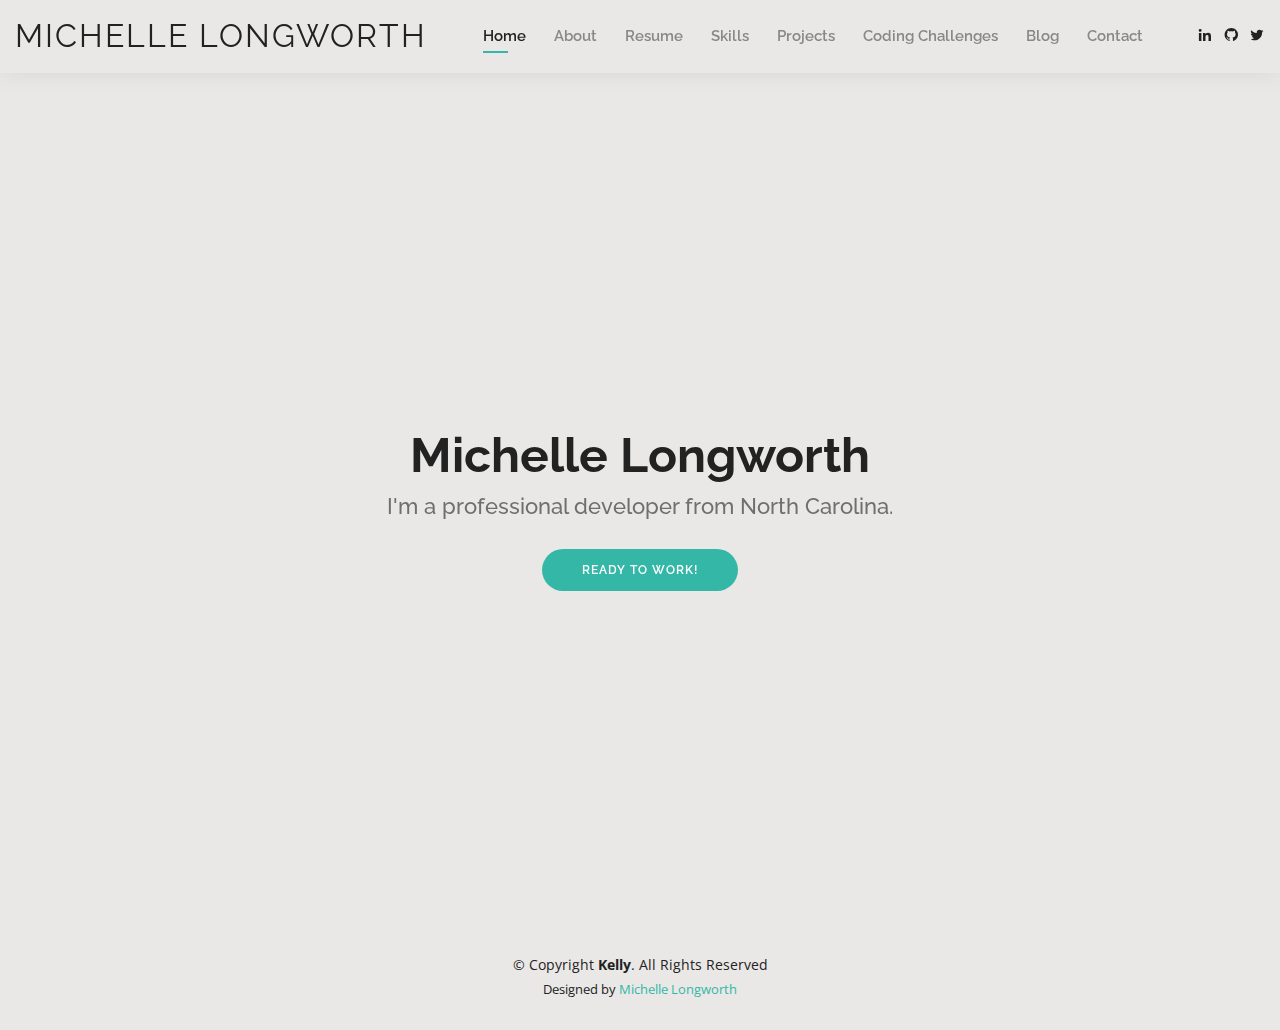
<file: index.html>
<!DOCTYPE html>
<html lang="en">

<head>
  <meta charset="utf-8">
  <meta content="width=device-width, initial-scale=1.0" name="viewport">

  <title>Michelle Longworth Portfolio</title>
  <meta content="" name="description">
  <meta content="" name="keywords">

  <!-- Favicons --> -->
  <link href="img/M6.jpg" img class="rounded-circle mx-auto" rel="icon">
  <link href="img/M6.jpg" rel="apple-touch-icon">

  <!-- Google Fonts -->
  <link href="https://fonts.googleapis.com/css?family=Open+Sans:300,300i,400,400i,600,600i,700,700i|Raleway:300,300i,400,400i,500,500i,600,600i,700,700i|Poppins:300,300i,400,400i,500,500i,600,600i,700,700i" rel="stylesheet">

  <!-- Vendor CSS Files -->
  <link href="css/bootstrap.min.css" rel="stylesheet">
    <!-- <link href="css/icofont.min.css" rel="stylesheet"> -->
  <link href="css/owl.carousel.min.css" rel="stylesheet">
  <link href="css/boxicons.min.css" rel="stylesheet">
  <link href="css/venobox.css" rel="stylesheet">
  <link href="css/aos.css" rel="stylesheet">


  <!-- Template Main CSS File -->
  <link href="css/style.css" rel="stylesheet">
  <link href="css/custom.css" rel="stylesheet">

  <!-- =======================================================
  * Template Name: Kelly - v2.1.0
  * Template URL: https://bootstrapmade.com/kelly-free-bootstrap-cv-resume-html-template/
  * Author: BootstrapMade.com
  * License: https://bootstrapmade.com/license/
  ======================================================== -->
</head>

<body>

  <!-- ======= Header ======= -->
  <header id="header" class="fixed-top">
    <div class="container-fluid d-flex justify-content-between align-items-center">

      <h1 class="logo"><a href="index.html">Michelle Longworth</a></h1>
      <!-- Uncomment below if you prefer to use an image logo -->
      <!-- <a href="index.html" class="logo"><img src="img/logo.png" alt="" class="img-fluid"></a>-->

      <nav class="nav-menu d-none d-lg-block">
        <ul>
          <li class="active"><a href="index.html">Home</a></li>
          <li><a href="about.html">About</a></li>
          <li><a href="resume.html">Resume</a></li>
          <li><a href="skills.html">Skills</a></li>
          <!-- <li><a href="services.html">Services</a></li> -->
          <li><a href="portfolio.html">Projects</a></li>
          <li><a href="challenges.html">Coding Challenges</a></li>
          <li><a href="blog.html">Blog</a></li>
          <li><a href="contact.html">Contact</a></li>
        </ul>
      </nav><!-- .nav-menu -->

      <div class="header-social-links">
        <a href="https://www.linkedin.com/in/michelle-longworth-16847b203" target="_blank" class="linkedin"><i id="linkd" class="bx bxl-linkedin"></i></a>
        <a href="https://github.com/michelle6818" target="_blank" class="github"><i id="git" class="bx bxl-github"></i></a>
        <a href="https://twitter.com/MALongworth1" target="_blank" class="twitter"><i id="twit" class="bx bxl-twitter"></i></a>
      </div>
    </div>     

  </header><!-- End Header -->

  <!-- ======= Hero Section ======= -->
  <section id="hero" class="d-flex align-items-center">
    <div class="container d-flex flex-column align-items-center" data-aos="zoom-in" data-aos-delay="100">
      <h1>Michelle Longworth</h1>
      <h2>I'm a professional developer from North Carolina.</h2>
      <a href="contact.html" class="btn-about">Ready to Work!</a>
    </div>
  </section><!-- End Hero -->

  <!-- ======= Footer ======= -->
  <footer id="footer">
    <div class="container">
      <div class="copyright">
        &copy; Copyright <strong><span>Kelly</span></strong>. All Rights Reserved
      </div>
      <div class="credits">
        <!-- All the links in the footer should remain intact. -->
        <!-- You can delete the links only if you purchased the pro version. -->
        <!-- Licensing information: https://bootstrapmade.com/license/ -->
        <!-- Purchase the pro version with working PHP/AJAX contact form: https://bootstrapmade.com/kelly-free-bootstrap-cv-resume-html-template/ -->
        Designed by <a href="https://bootstrapmade.com/">Michelle Longworth</a>
      </div>
    </div>
  </footer><!-- End  Footer -->

  <div id="preloader"></div>
  <a href="#" class="back-to-top"><i class="bx bx-up-arrow-alt"></i></a>

  <!-- Vendor JS Files -->
  <script src="js/jquery.min.js"></script>
  <script src="js/bootstrap.bundle.min.js"></script>
  <script src="js/jquery.easing.min.js"></script>
  <script src="js/validate.js"></script>
  <script src="js/jquery.waypoints.min.js"></script>
  <script src="js/counterup.min.js"></script>
  <script src="js/owl.carousel.min.js"></script>
  <script src="js/isotope.pkgd.min.js"></script>
  <script src="js/venobox.min.js"></script>
  <script src="js/aos.js"></script>

  <!-- Template Main JS File -->
  <script src="js/main.js"></script>

</body>

</html>
</file>
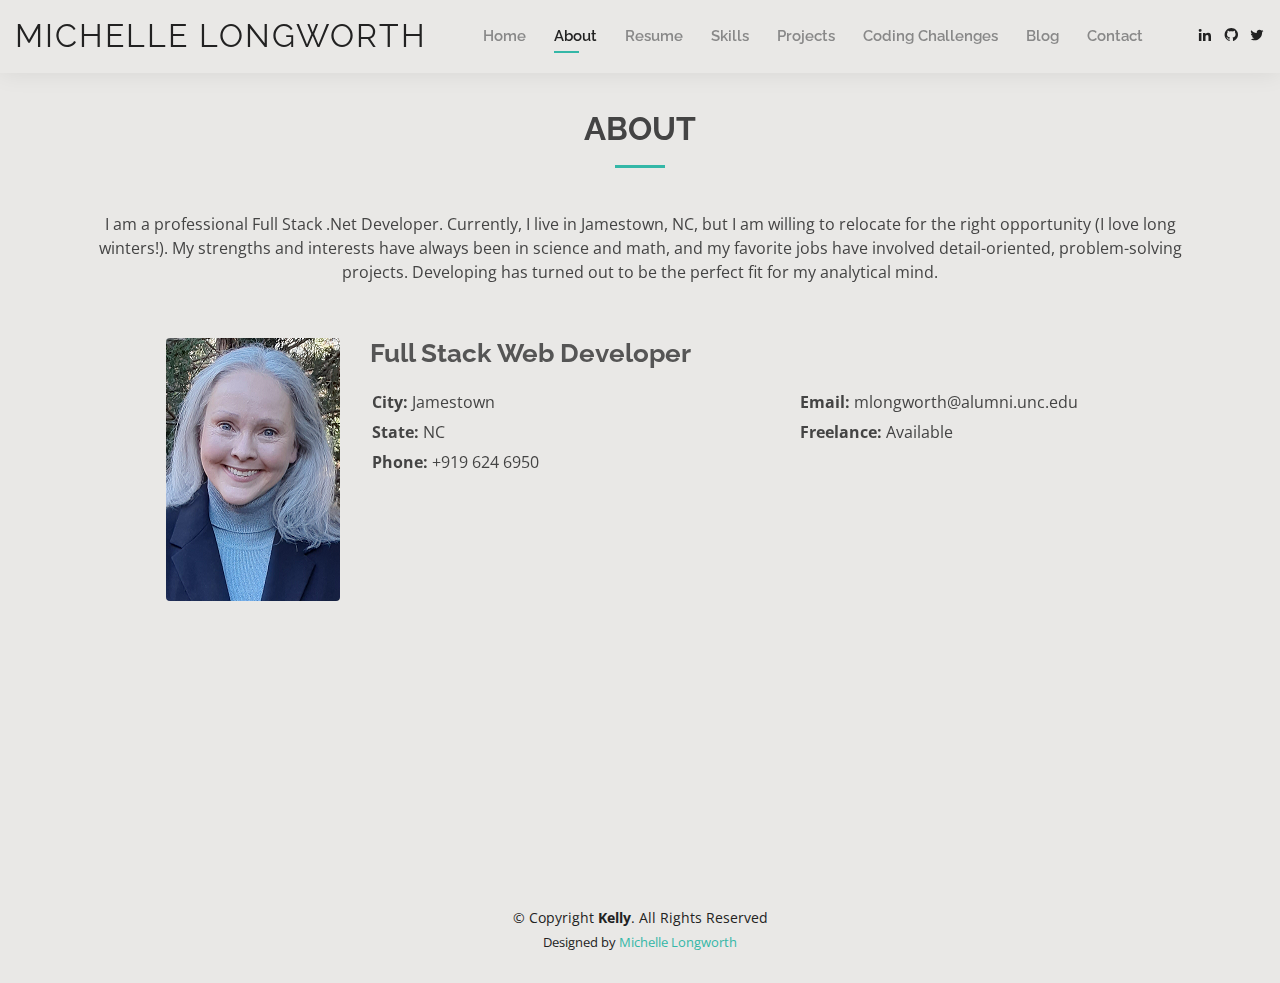
<file: about.html>
<!DOCTYPE html>
<html lang="en">

<head>
  <meta charset="utf-8">
  <meta content="width=device-width, initial-scale=1.0" name="viewport">

  <title>About - Michelle Longworth</title>
  <meta content="" name="description">
  <meta content="" name="keywords">

  <!-- Favicons -->
  <link href="img/M6.jpg" class="rounded-circle mx-auto" rel="icon">
  <link href="img/M6.jpg" rel="apple-touch-icon">

  <!-- Google Fonts -->
  <link href="https://fonts.googleapis.com/css?family=Open+Sans:300,300i,400,400i,600,600i,700,700i|Raleway:300,300i,400,400i,500,500i,600,600i,700,700i|Poppins:300,300i,400,400i,500,500i,600,600i,700,700i" rel="stylesheet">

  <!-- Vendor CSS Files -->
  <link href="css/bootstrap.min.css" rel="stylesheet">
    <!-- <link href="css/icofont.min.css" rel="stylesheet"> -->
  <link href="css/owl.carousel.min.css" rel="stylesheet">
  <link href="css/boxicons.min.css" rel="stylesheet">
  <link href="css/venobox.css" rel="stylesheet">
  <link href="css/aos.css" rel="stylesheet">

  <!-- Template Main CSS File -->
  <link href="css/style.css" rel="stylesheet">

  <!-- =======================================================
  * Template Name: Kelly - v2.1.0
  * Template URL: https://bootstrapmade.com/kelly-free-bootstrap-cv-resume-html-template/
  * Author: BootstrapMade.com
  * License: https://bootstrapmade.com/license/
  ======================================================== -->
</head>

<body>

  <!-- ======= Header ======= -->
  <header id="header" class="fixed-top">
    <div class="container-fluid d-flex justify-content-between align-items-center">

      <h1 class="logo"><a href="index.html">Michelle Longworth</a></h1>
      <!-- Uncomment below if you prefer to use an image logo -->
      <!-- <a href="index.html" class="logo"><img src="assets/img/logo.png" alt="" class="img-fluid"></a>-->

      <nav class="nav-menu d-none d-lg-block">
        <ul>
          <li><a href="index.html">Home</a></li>
          <li class="active"><a href="about.html">About</a></li>
          <li><a href="resume.html">Resume</a></li>
          <li><a href="skills.html">Skills</a></li>
          <!--<li><a href="services.html">Services</a></li>-->
          <li><a href="portfolio.html">Projects</a></li>
          <li><a href="challenges.html">Coding Challenges</a></li>
          <li><a href="blog.html">Blog</a></li>
          <li><a href="contact.html">Contact</a></li>
        </ul>
      </nav><!-- .nav-menu -->

      <div class="header-social-links">
        <a href="https://www.linkedin.com/in/michelle-longworth-16847b203" target="_blank" class="linkedin"><i id="linkd" class="bx bxl-linkedin"></i></a>
        <a href="https://github.com/michelle6818" target="_blank" class="github"><i id="git" class="bx bxl-github"></i></a>
        <a href="https://twitter.com/MALongworth1" target="_blank" class="twitter"><i id="twit" class="bx bxl-twitter"></i></a>
      </div>

    </div>

  </header><!-- End Header -->

  <main id="main">

    <!-- ======= About Section ======= -->
    <section id="about" class="about" style="background-color: #e9e8e6;">
      <div class="container" style="height:max-content" data-aos="fade-up">

        <div class="section-title">
          <h2>About</h2>
          <br>
          <p>I am a professional Full Stack .Net Developer.  Currently, I live in Jamestown, NC, but I am willing to relocate for the right opportunity (I love long winters!).
            My strengths and interests have always been in science and math, and my favorite jobs have involved detail-oriented, problem-solving projects.
            Developing has turned out to be the perfect fit for my analytical mind.
          </p>
        </div>
        <br>
        <div class="row">
          <div class="col-lg-3">
            <img src="img/PortPic1.png" class="rounded float-right" alt="">

          </div>
          <div class="col-lg-9 pt-4 pt-lg-0 content">
            <h3>Full Stack Web Developer</h3>
            <p class="font-italic">
            
            </p>
            <div class="row">
              <div class="col-lg-6">
                <ul>
                  <li><i class="icofont-rounded-right"></i> <strong>City:</strong>  Jamestown</li>
                  <li><i class="icofont-rounded-right"></i> <strong>State:</strong> NC</li>
                  <li><i class="icofont-rounded-right"></i> <strong>Phone:</strong> +919 624 6950</li>
                </ul>
              </div>
              <div class="col-lg-6">
                <ul>
                  <li><i class="icofont-rounded-right"></i> <strong>Email:</strong> mlongworth@alumni.unc.edu</li>
                  <li><i class="icofont-rounded-right"></i> <strong>Freelance:</strong> Available</li>
                </ul>
              </div>
            </div>
            <p>
            </p>
          </div>
        </div>
<br><br><br><br><br><br><br><br><br>
      </div>
    </section><!-- End About Section -->    
  </main><!-- End #main -->

  <!-- ======= Footer ======= -->
  <footer id="footer">
    <div class="container">
      <div class="copyright">
        &copy; Copyright <strong><span>Kelly</span></strong>. All Rights Reserved
      </div>
      <div class="credits">
        <!-- All the links in the footer should remain intact. -->
        <!-- You can delete the links only if you purchased the pro version. -->
        <!-- Licensing information: https://bootstrapmade.com/license/ -->
        <!-- Purchase the pro version with working PHP/AJAX contact form: https://bootstrapmade.com/kelly-free-bootstrap-cv-resume-html-template/ -->
        Designed by <a href="https://bootstrapmade.com/">Michelle Longworth</a>
      </div>
    </div>
  </footer><!-- End  Footer -->

  <div id="preloader"></div>
  <a href="#" class="back-to-top"><i class="bx bx-up-arrow-alt"></i></a>

  <!-- Vendor JS Files -->
  <script src="js/jquery.min.js"></script>
  <script src="js/bootstrap.bundle.min.js"></script>
  <script src="js/jquery.easing.min.js"></script>
  <script src="js/validate.js"></script>
  <script src="js/jquery.waypoints.min.js"></script>
  <script src="js/counterup.min.js"></script>
  <script src="js/owl.carousel.min.js"></script>
  <script src="js/isotope.pkgd.min.js"></script>
  <script src="js/venobox.min.js"></script>
  <script src="js/aos.js"></script>

  <!-- Template Main JS File -->
  <script src="js/main.js"></script>

</body>

</html>
</file>
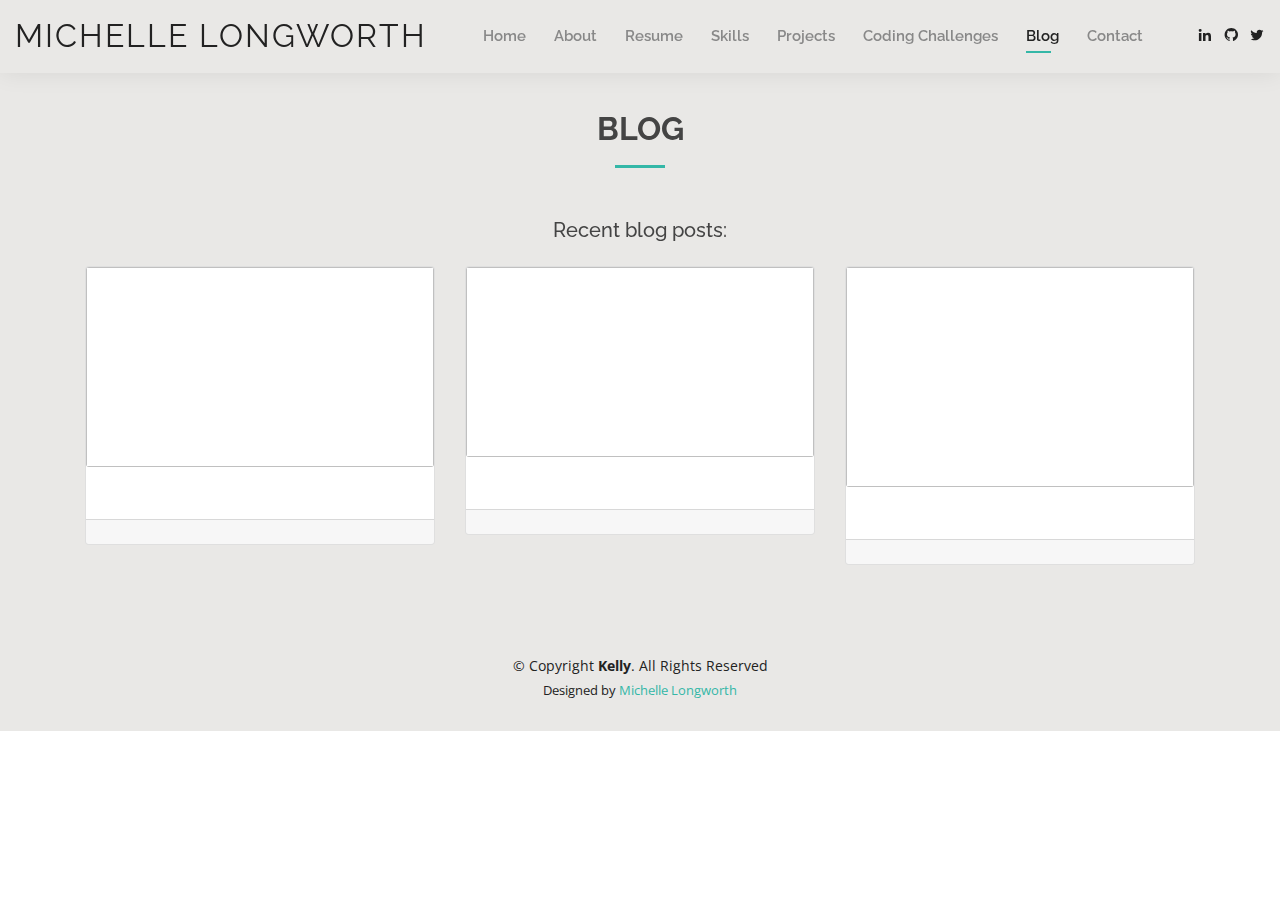
<file: blog.html>
<!DOCTYPE html>
<html lang="en">

<head>
  <meta charset="utf-8">
  <meta content="width=device-width, initial-scale=1.0" name="viewport">

  <title>Blog - Michelle Longworth</title>
  <meta content="" name="description">
  <meta content="" name="keywords">

  <!-- Favicons -->
  <link href="img/M6.jpg" rel="icon">
  <link href="img/M6.jpg" rel="apple-touch-icon">

  <!-- Google Fonts -->
  <link href="https://fonts.googleapis.com/css?family=Open+Sans:300,300i,400,400i,600,600i,700,700i|Raleway:300,300i,400,400i,500,500i,600,600i,700,700i|Poppins:300,300i,400,400i,500,500i,600,600i,700,700i" rel="stylesheet">

  <!-- Vendor CSS Files -->
  <link href="css/bootstrap.min.css" rel="stylesheet">
    <!-- <link href="css/icofont.min.css" rel="stylesheet"> -->
  <link href="css/owl.carousel.min.css" rel="stylesheet">
  <link href="css/boxicons.min.css" rel="stylesheet">
  <link href="css/venobox.css" rel="stylesheet">
  <link href="css/aos.css" rel="stylesheet">

  <!-- Template Main CSS File -->
  <link href="css/style.css" rel="stylesheet">

  <!-- =======================================================
  * Template Name: Kelly - v2.1.0
  * Template URL: https://bootstrapmade.com/kelly-free-bootstrap-cv-resume-html-template/
  * Author: BootstrapMade.com
  * License: https://bootstrapmade.com/license/
  ======================================================== -->
</head>

<body>

  <!-- ======= Header ======= -->
  <header id="header" class="fixed-top">
    <div class="container-fluid d-flex justify-content-between align-items-center">

      <h1 class="logo"><a href="index.html">Michelle Longworth</a></h1>

      <nav class="nav-menu d-none d-lg-block">
        <ul>
          <li><a href="index.html">Home</a></li>
          <li><a href="about.html">About</a></li>
          <li><a href="resume.html">Resume</a></li>
          <li><a href="skills.html">Skills</a></li>
          <!--<li><a href="services.html">Services</a></li>-->
          <li><a href="portfolio.html">Projects</a></li>
          <li><a href="challenges.html">Coding Challenges</a></li>
          <li class="active"><a href="blog.html">Blog</a></li>
          <li><a href="contact.html">Contact</a></li>
        </ul>
      </nav><!-- .nav-menu -->

      <div class="header-social-links">
        <a href="https://www.linkedin.com/in/michelle-longworth-16847b203" target="_blank" class="linkedin"><i id="linkd" class="bx bxl-linkedin"></i></a>
        <a href="https://github.com/michelle6818" target="_blank" class="github"><i id="git" class="bx bxl-github"></i></a>
        <a href="https://twitter.com/MALongworth1" target="_blank" class="twitter"><i id="twit" class="bx bxl-twitter"></i></a>
      </div>

    </div>

  </header><!-- End Header -->

  <main id="main">

    <!-- ======= Projects Section ======= -->
    <section id="resume" class="resume" style="background-color: #e9e8e6;height: 100%;">
      <div class="container" data-aos="fade-up">

        <div class="section-title">
          <h2>Blog</h2>
        </div> 
          <h5 class="text-center">Recent blog posts:</h5>     
        <div class="row justify-content-center" data-aos="fade-up" data-aos-delay="100">
          <div class="col"></div>
          <div class="col justify-content-center">
            <ul id="portfolio-flters">             
            </ul>
          </div>
        </div>
<div class="row portfolio-container" data-aos="fade-up" data-aos-delay="200">      
<div class="row justify-content-center"></div>
<!-- " data-aos="fade-up" data-aos-delay="100"> -->
  <div class="col-lg-12 d-flex justify-content-center">
    <ul id="portfolio-flters">
      <li data-filter=".filter-app">     
    </ul>
  </div>
</div>
<div class="row justify-content-center">
  <div class="col-4">
      <div class="card" id="blog1">
          <div class="card-img">
              <a>
                  <img class="card-img" style="height:200px">
              </a>
          </div>
          <div class="card-body">
            <h3 class="card-title"><a target="_blank"></a></h3>
            <p class="card-text"></p>
          </div>
          <div class="card-footer">
            <div>
                <span></span>
            </div>
          </div>
        </div>
  </div>
  <div class="col-4">
      <div class="card" id="blog2">
          <div class="card-img">
              <a>
                  <img class="card-img" style="height:190px">
              </a>
          </div>
          <div class="card-body">
            <h3 class="card-title"><a target="_blank"></a></h3>
            <p class="card-text"></p>
          </div>
          <div class="card-footer">
            <div>
                <span></span>
            </div>
          </div>
        </div>

  </div>
  <div class="col-4">
      <div class="card" id="blog3">
          <div class="card-img">
              <a>
                  <img class="card-img" style="height:220px">
              </a>
          </div>
          <div class="card-body">
            <h3 class="card-title"><a target="_blank"></a></h3>
            <p class="card-text"></p>
          </div>
          <div class="card-footer">
            <div>
                <span></span>
            </div>
          </div>
        </div>

  </div>
</div>
     
        
      </div>
    </section><!-- End Portfolio Section -->

  </main><!-- End #main -->

  <!-- ======= Footer ======= -->
  <footer id="footer">
    <div class="container">
      <div class="copyright">
        &copy; Copyright <strong><span>Kelly</span></strong>. All Rights Reserved
      </div>
      <div class="credits">
        <!-- All the links in the footer should remain intact. -->
        <!-- You can delete the links only if you purchased the pro version. -->
        <!-- Licensing information: https://bootstrapmade.com/license/ -->
        <!-- Purchase the pro version with working PHP/AJAX contact form: https://bootstrapmade.com/kelly-free-bootstrap-cv-resume-html-template/ -->
        Designed by <a href="https://bootstrapmade.com/">Michelle Longworth</a>
      </div>
    </div>
  </footer><!-- End  Footer -->

  <div id="preloader"></div>
  <a href="#" class="back-to-top"><i class="bx bx-up-arrow-alt"></i></a>

  <!-- Vendor JS Files -->
  <script src="js/jquery.min.js"></script>
  <script src="js/bootstrap.bundle.min.js"></script>
  <script src="js/jquery.easing.min.js"></script>
  <script src="js/validate.js"></script>
  <script src="js/jquery.waypoints.min.js"></script>
  <script src="js/counterup.min.js"></script>
  <script src="js/owl.carousel.min.js"></script>
  <script src="js/isotope.pkgd.min.js"></script>
  <script src="js/venobox.min.js"></script>
  <script src="js/aos.js"></script>

  <!-- Template Main JS File -->
  <script src="js/main.js"></script>
 



<script>
  fetch('https://michellesblog.herokuapp.com/GetTopXPosts/3', {mode:'cors'})
.then(response => response.json())
.then(function(data){    
  let options = { weekday: 'long', year: 'numeric', month: 'long', day: 'numeric' };    
  let blogUrl = "https://michellesblog.herokuapp.com/Posts/TheDetails/"
  let blogAnchor = $("#blog1 > div.card-body > h3 > a");    
  let blogLink = `${blogUrl}${data[0].slug}`;
  blogAnchor.html(data[0].title);
  blogAnchor.attr("href", blogLink);
  $("#blog1 > div.card-img > a").attr("href", blogLink)
  $("#blog1 > div.card-img > a > img").attr("src", `data:${data[0].contentType};base64,${data[0].imageData}`)    
  $("#blog1 > div.card-body > p").html(data[0].abstract);      
  $("#blog1 > div.card-footer > div > span").text(`Created: ${new Date(data[0].created).toLocaleDateString("en-US", options)}`)
  blogAnchor = $("#blog2 > div.card-body > h3 > a");    
  blogLink = `${blogUrl}${data[1].slug}`;
  blogAnchor.html(data[1].title);
  blogAnchor.attr("href", blogLink);
  $("#blog2 > div.card-img > a").attr("href", blogLink)
  $("#blog2 > div.card-img > a > img").attr("src", `data:${data[1].contentType};base64,${data[1].imageData}`)    
  $("#blog2 > div.card-body > p").html(data[1].abstract);      
  $("#blog2 > div.card-footer > div > span").text(`Created: ${new Date(data[1].created).toLocaleDateString("en-US", options)}`)
  blogAnchor = $("#blog3 > div.card-body > h3 > a");    
  blogLink = `${blogUrl}${data[2].slug}`;
  blogAnchor.html(data[2].title);
  blogAnchor.attr("href", blogLink);
  $("#blog3 > div.card-img > a").attr("href", blogLink)
  $("#blog3 > div.card-img > a > img").attr("src", `data:${data[2].contentType};base64,${data[2].imageData}`)    
  $("#blog3 > div.card-body > p").html(data[2].abstract);      
  $("#blog3 > div.card-footer > div > span").text(`Created: ${new Date(data[2].created).toLocaleDateString("en-US", options)}`)
});

</script>
</body>

</html>
</file>
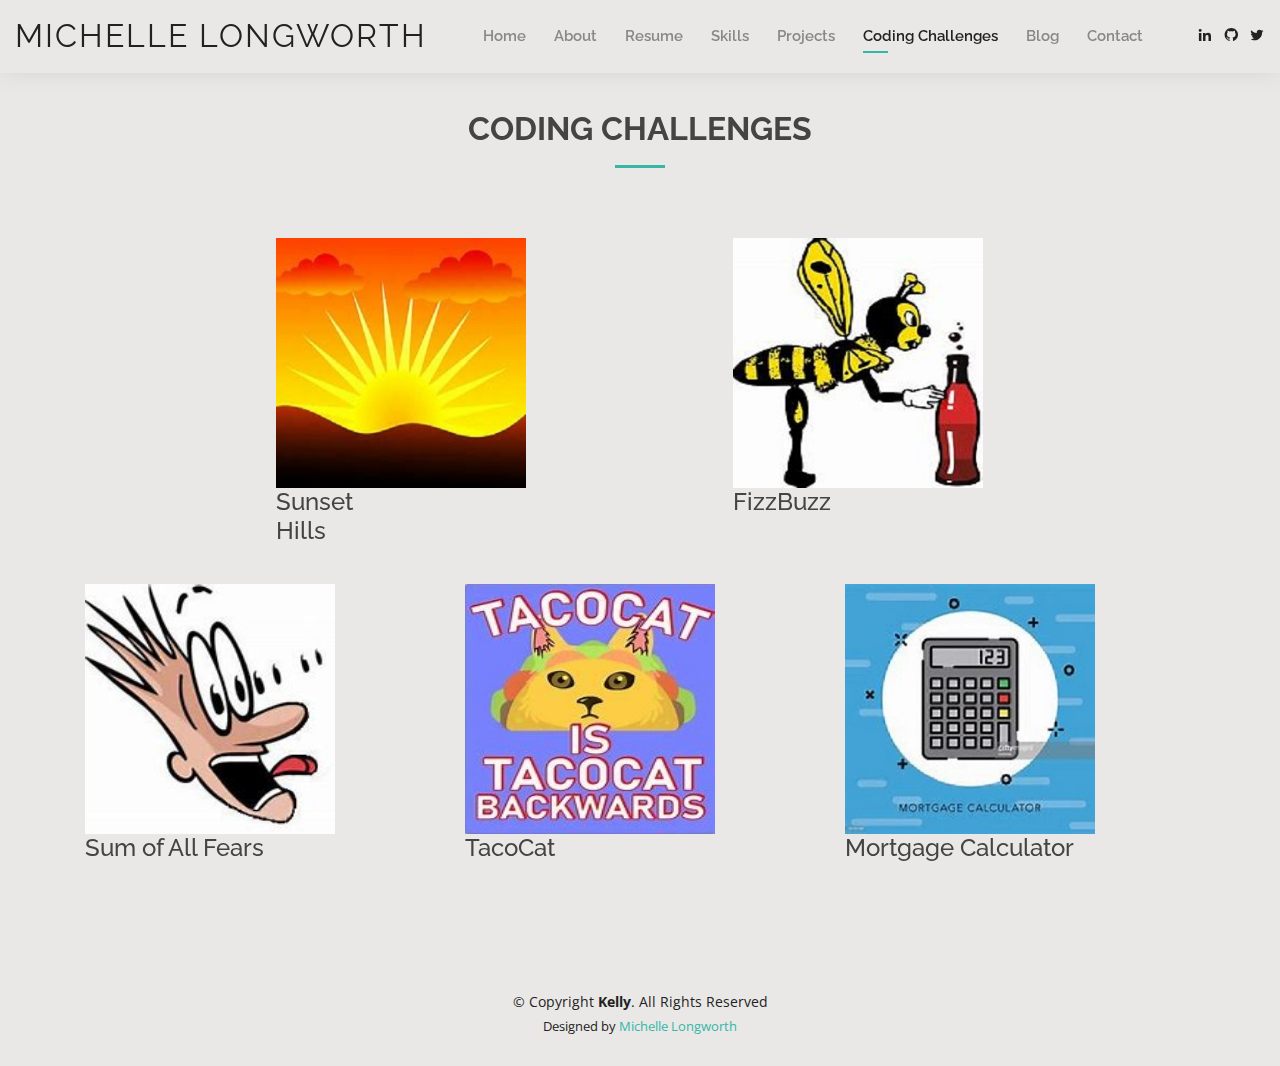
<file: challenges.html>
<!DOCTYPE html>
<html lang="en">

<head>
  <meta charset="utf-8">
  <meta content="width=device-width, initial-scale=1.0" name="viewport">

  <title>Challenges - Michelle Longworth</title>
  <meta content="" name="description">
  <meta content="" name="keywords">

  <!-- Favicons -->
  <link href="img/M6.jpg" rel="icon">
  <link href="img/M6.jpg" rel="apple-touch-icon">

  <!-- Google Fonts -->
  <link href="https://fonts.googleapis.com/css?family=Open+Sans:300,300i,400,400i,600,600i,700,700i|Raleway:300,300i,400,400i,500,500i,600,600i,700,700i|Poppins:300,300i,400,400i,500,500i,600,600i,700,700i" rel="stylesheet">

  <!-- Vendor CSS Files -->
  <link href="css/bootstrap.min.css" rel="stylesheet">
    <!--link href="css/icofont.min.css" rel="stylesheet"-->
  <link href="css/owl.carousel.min.css" rel="stylesheet">
  <link href="css/boxicons.min.css" rel="stylesheet">
  <link href="css/venobox.css" rel="stylesheet">
  <link href="css/aos.css" rel="stylesheet">

  <!-- Template Main CSS File -->
  <link href="css/style.css" rel="stylesheet">

  <!-- =======================================================
  * Template Name: Kelly - v2.1.0
  * Template URL: https://bootstrapmade.com/kelly-free-bootstrap-cv-resume-html-template/
  * Author: BootstrapMade.com
  * License: https://bootstrapmade.com/license/
  ======================================================== -->
</head>

<body>

  <!-- ======= Header ======= -->
  <header id="header" class="fixed-top">
    <div class="container-fluid d-flex justify-content-between align-items-center">

      <h1 class="logo"><a href="index.html">Michelle Longworth</a></h1>
      <!-- Uncomment below if you prefer to use an image logo -->
      <!-- <a href="index.html" class="logo"><img src="assets/img/logo.png" alt="" class="img-fluid"></a>-->

      <nav class="nav-menu d-none d-lg-block">
        <ul>
          <li><a href="index.html">Home</a></li>
          <li><a href="about.html">About</a></li>
          <li><a href="resume.html">Resume</a></li>
          <li><a href="skills.html">Skills</a></li>
          <!--<li><a href="services.html">Services</a></li>-->
          <li><a href="portfolio.html">Projects</a></li>
          <li class="active"><a href="challenges.html">Coding Challenges</a></li>
          <li><a href="blog.html">Blog</a></li>
          <li><a href="contact.html">Contact</a></li>
        </ul>
      </nav><!-- .nav-menu -->

      <div class="header-social-links">
        <a href="https://www.linkedin.com/in/michelle-longworth-16847b203" target="_blank" class="linkedin"><i id="linkd" class="bx bxl-linkedin"></i></a>
        <a href="https://github.com/michelle6818" target="_blank" class="github"><i id="git" class="bx bxl-github"></i></a>
        <a href="https://twitter.com/MALongworth1" target="blank" class="_twitter"><i id="twit" class="bx bxl-twitter"></i></a>
      </div>

    </div>

  </header><!-- End Header -->

  <main id="main">

    <!-- ======= Projects Section ======= -->
    <section id="portfolio" class="portfolio" style="background-color: #e9e8e6;height: 100%;">
      <div class="container" data-aos="fade-up">

        <div class="section-title">
          <h2>Coding Challenges</h2>
        </div>
        
        <div class="row" data-aos="fade-up" data-aos-delay="100">
          <div class="col"></div>
          <div class="col-lg-12 d-flex justify-content-center">
            <ul id="portfolio-flters">
            </ul>
          </div>
        </div>
        

        <div class="row justify-content-center" data-aos="fade-up" data-aos-delay="200">
          
          <div class="row justify-content-center">
            <div class="col-lg-4 col-md-6 portfolio-item filter-app">
              <div class="" data-toggle="modal" data-target="#myModal4">
                <img src="img/sunsethills2.jpg" class="img" style="height: 250px;width: 250px;" alt="">
                <div class="portfolio-info">
                  <h4>Sunset Hills</h4>  
                </div>
              </div>
            </div>
          </div>

          <div class="col-4 col-md-4 portfolio-item filter-app offset-3">
            <div class="" data-toggle="modal" data-target="#myModal2">
              <img src="img/fizzbuzz2.jpg" class="img" style="height: 250px;width: 250px;" alt="">
              <div class="portfolio-info">
                <h4>FizzBuzz</h4>               
              </div>
            </div>
          </div>
         </div>
         <div class="row">
          <div class="col-lg-4 col-md-6 portfolio-item filter-app">
            <div class="" data-toggle="modal" data-target="#myModal3">
              <img src="img/sumoffears4.jpg" class="img-fluid" style="height: 250px;width: 250px;" alt="">
              <div class="portfolio-info">
                <h4>Sum of All Fears</h4> 
              </div>
            </div>
          </div>

          <div class="col-4 col-md-4 portfolio-item filter-app">
            <div class="" data-toggle="modal" data-target="#myModal1">
              <img src="img/tacocat3.jpg" class="img" style="height: 250px;width: 250px;" alt="">
              <div class="portfolio-info">
                 <h4>TacoCat</h4>
                <!-- <p>A programming challenge working with palindromes</p> -->
              </div>
            </div>
            </div>

          <div class="col-lg-4 col-md-6 portfolio-item filter-app">
            <div class="" data-toggle="modal" data-target="#myModal5">
              <img src="img/MortgageCalculator.jpg" class="img" style="height: 250px;width: 250px;" alt="" >
              <div class="portfolio-info">
                <h4>Mortgage Calculator</h4>
              </div>
            </div>
          </div>
        </div>


  </main><!-- End #main -->

  <!-- ======= Footer ======= -->
  <footer id="footer">
    <div class="container">
      <div class="copyright">
        &copy; Copyright <strong><span>Kelly</span></strong>. All Rights Reserved
      </div>
      <div class="credits">
        <!-- All the links in the footer should remain intact. -->
        <!-- You can delete the links only if you purchased the pro version. -->
        <!-- Licensing information: https://bootstrapmade.com/license/ -->
        <!-- Purchase the pro version with working PHP/AJAX contact form: https://bootstrapmade.com/kelly-free-bootstrap-cv-resume-html-template/ -->
        Designed by <a href="https://bootstrapmade.com/">Michelle Longworth</a>
      </div>
    </div>
  </footer><!-- End  Footer -->

  <div id="preloader"></div>
  <a href="#" class="back-to-top"><i class="bx bx-up-arrow-alt"></i></a>

  <!-- Vendor JS Files -->
  <script src="js/jquery.min.js"></script>
  <script src="js/bootstrap.bundle.min.js"></script>
  <script src="js/jquery.easing.min.js"></script>
  <script src="js/validate.js"></script>
  <script src="js/jquery.waypoints.min.js"></script>
  <script src="js/counterup.min.js"></script>
  <script src="js/owl.carousel.min.js"></script>
  <script src="js/isotope.pkgd.min.js"></script>
  <script src="js/venobox.min.js"></script>
  <script src="js/aos.js"></script>

  <!-- Template Main JS File -->
  <script src="js/main.js"></script>

<!-- Modal Section -->


<!-- Taco Cat Modal -->
<div class="modal fade" id="myModal1" tabindex="-1" aria-labelledby="exampleModalLabel" aria-hidden="true">
  <div class="modal-dialog">
    <div class="modal-content">
      <div class="modal-header">
        <h5 class="modal-title" id="exampleModalLabel">TacoCat</h5>
        <button type="button" class="close" data-dismiss="modal" aria-label="Close">
          <span aria-hidden="true">&times;</span>
        </button>
      </div>
      <div class="modal-body">
        TacoCat is a program that determines if a user's input is a palindrome or not.  Designed using JavaScript, HTML, CSS, and Bootstrap.
      </div>
      <div class="modal-footer">
        <button type="button" class="btn btn-secondary" data-dismiss="modal">Back to Site</button>
        <a class="btn btn-dark float-right" href="https://michelle-tacocat.netlify.app" target="_blank">Check it out!</a>
      </div>
    </div>
  </div>
</div>

<!--FizzBuzz Modal-->
<div class="modal fade" id="myModal2" tabindex="-1" aria-labelledby="exampleModalLabel" aria-hidden="true">
  <div class="modal-dialog">
    <div class="modal-content">
      <div class="modal-header">
        <h5 class="modal-title" id="exampleModalLabel">FizzBuzz</h5>
        <button type="button" class="close" data-dismiss="modal" aria-label="Close">
          <span aria-hidden="true">&times;</span>
        </button>
      </div>
      <div class="modal-body">
        FizzBuzz was designed using looping functions and modulus operators.  
      </div>
      <div class="modal-footer">
        <button type="button" class="btn btn-secondary" data-dismiss="modal">Back to Site</button>
        <a class="btn btn-dark float-right" href="https://michelle-fizzbuzz.netlify.app" target="_blank">Check it out!</a>
      </div>
    </div>
  </div>
</div>

<!--Sum of All Fears Modal-->
<div class="modal fade" id="myModal3" tabindex="-1" aria-labelledby="exampleModalLabel" aria-hidden="true">
  <div class="modal-dialog">
    <div class="modal-content">
      <div class="modal-header">
        <h5 class="modal-title" id="exampleModalLabel">The Sum of All Fears</h5>
        <button type="button" class="close" data-dismiss="modal" aria-label="Close">
          <span aria-hidden="true">&times;</span>
        </button>
      </div>
      <div class="modal-body">
        The Sum of All Fears is a JavaScript exercise in arrays that will determine if a number is the sum of any two numbers in the array.
      </div>
      <div class="modal-footer">
        <button type="button" class="btn btn-secondary" data-dismiss="modal">Back to Site</button>
        <a class="btn btn-dark float-right" href="https://michelle-sumoffears.netlify.app" target="_blank">Check it out!</a>
      </div>
    </div>
  </div>
</div>

<!--Sunset Hills Modal-->
<div class="modal fade" id="myModal4" tabindex="-1" aria-labelledby="exampleModalLabel" aria-hidden="true">
  <div class="modal-dialog">
    <div class="modal-content">
      <div class="modal-header">
        <h5 class="modal-title" id="exampleModalLabel">Sunset Hills</h5>
        <button type="button" class="close" data-dismiss="modal" aria-label="Close">
          <span aria-hidden="true">&times;</span>
        </button>
      </div>
      <div class="modal-body">
        Sunset Hills is a challenge that uses both loops and arrays to determine which buildings will see the sunset.
      </div>
      <div class="modal-footer">
        <button type="button" class="btn btn-secondary" data-dismiss="modal">Back to Site</button>
        <a class="btn btn-dark float-right" href="https://michelle-sunsethills.netlify.app" target="_blank">Check it out!</a>
      </div>
    </div>
  </div>
</div>

<!--Mortgage Calculator Modal-->
<div class="modal fade" id="myModal5" tabindex="-1" aria-labelledby="exampleModalLabel" aria-hidden="true">
  <div class="modal-dialog">
    <div class="modal-content">
      <div class="modal-header">
        <h5 class="modal-title" id="exampleModalLabel">The Mortgage Calculator</h5>
        <button type="button" class="close" data-dismiss="modal" aria-label="Close">
          <span aria-hidden="true">&times;</span>
        </button>
      </div>
      <div class="modal-body">
        This Mortgage Calculator introduces the responsive table along with specific formulas to print out a potential payment schedule.
      </div>
      <div class="modal-footer">
        <button type="button" class="btn btn-secondary" data-dismiss="modal">Back to Site</button>
        <a class="btn btn-dark float-right" href="https://michelle-mortgagecalculator.netlify.app" target="_blank">Check it out!</a>
      </div>
    </div>
  </div>
</div>
</body>

</html>
</file>
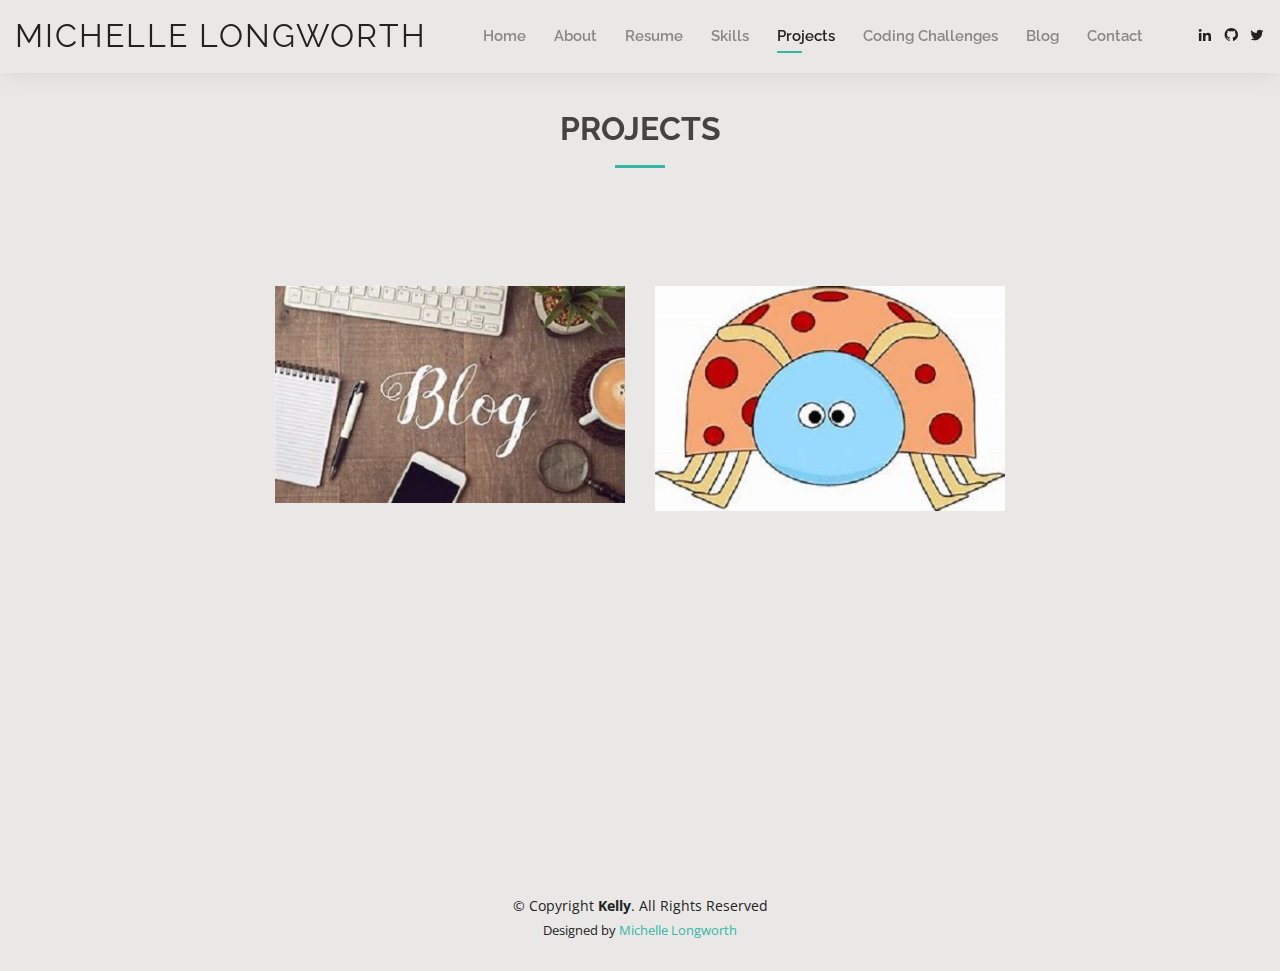
<file: portfolio.html>
<!DOCTYPE html>
<html lang="en">

<head>
  <meta charset="utf-8">
  <meta content="width=device-width, initial-scale=1.0" name="viewport">

  <title>Projects - Michelle Longworth</title>
  <meta content="" name="description">
  <meta content="" name="keywords">

  <!-- Favicons -->
  <link href="img/M6.jpg" rel="icon">
  <link href="img/M6.jpg" rel="apple-touch-icon">

  <!-- Google Fonts -->
  <link href="https://fonts.googleapis.com/css?family=Open+Sans:300,300i,400,400i,600,600i,700,700i|Raleway:300,300i,400,400i,500,500i,600,600i,700,700i|Poppins:300,300i,400,400i,500,500i,600,600i,700,700i" rel="stylesheet">

  <!-- Vendor CSS Files -->
  <link href="css/bootstrap.min.css" rel="stylesheet">
    <!-- <link href="css/icofont.min.css" rel="stylesheet"> -->
  <link href="css/owl.carousel.min.css" rel="stylesheet">
  <link href="css/boxicons.min.css" rel="stylesheet">
  <link href="css/venobox.css" rel="stylesheet">
  <link href="css/aos.css" rel="stylesheet">

  <!-- Template Main CSS File -->
  <link href="css/style.css" rel="stylesheet">

  <!-- =======================================================
  * Template Name: Kelly - v2.1.0
  * Template URL: https://bootstrapmade.com/kelly-free-bootstrap-cv-resume-html-template/
  * Author: BootstrapMade.com
  * License: https://bootstrapmade.com/license/
  ======================================================== -->
</head>

<body>

  <!-- ======= Header ======= -->
  <header id="header" class="fixed-top">
    <div class="container-fluid d-flex justify-content-between align-items-center">

      <h1 class="logo"><a href="index.html">Michelle Longworth</a></h1>
      <!-- Uncomment below if you prefer to use an image logo -->
      <!-- <a href="index.html" class="logo"><img src="assets/img/logo.png" alt="" class="img-fluid"></a>-->

      <nav class="nav-menu d-none d-lg-block">
        <ul>
          <li><a href="index.html">Home</a></li>
          <li><a href="about.html">About</a></li>
          <li><a href="resume.html">Resume</a></li>
          <li><a href="skills.html">Skills</a></li>
          <!--<li><a href="services.html">Services</a></li>-->
          <li class="active"><a href="portfolio.html">Projects</a></li>
          <li><a href="challenges.html">Coding Challenges</a></li>
          <li><a href="blog.html">Blog</a></li>
          <li><a href="contact.html">Contact</a></li>
        </ul>
      </nav><!-- .nav-menu -->

      <div class="header-social-links">
        <a href="https://www.linkedin.com/in/michelle-longworth-16847b203" target="_blank" class="linkedin"><i id="linkd" class="bx bxl-linkedin"></i></a>
        <a href="https://github.com/michelle6818" target="_blank" class="github"><i id="git" class="bx bxl-github"></i></a>
        <a href="https://twitter.com/MALongworth1" target="_blank" class="twitter"><i id="twit" class="bx bxl-twitter"></i></a>
      </div>

    </div>

  </header><!-- End Header -->

  <main id="main">

    <!-- ======= Projects Section ======= -->
    <section id="portfolio" class="portfolio" style="background-color: #e9e8e6;height: 100%;">
      <div class="container" data-aos="fade-up">

        <div class="section-title">
          <h2>Projects</h2>
        </div>        
        <div class="row" data-aos="fade-up" data-aos-delay="100">
          <div class="col"></div>
          <div class="col-lg-12 d-flex justify-content-center">
            <ul id="portfolio-flters">             
            </ul>
          </div>
        </div>
<div class="row portfolio-container mt-5" data-aos="fade-up" data-aos-delay="200">      
<div class="row" data-aos="fade-up" data-aos-delay="100">
  <div class="col-lg-12 d-flex justify-content-center">
    <ul id="portfolio-flters">
      <li data-filter=".filter-app">     
    </ul>
  </div>
</div>
          <div class="col-lg-4 col-md-6 portfolio-item filter-app offset-2">
            <div class="portfolio-wrap" data-toggle="modal" data-target="#myModal6">
              <img src="img/Blog8.jpg" class="img-fluid" alt="">
              <div class="portfolio-info">
                <h4>Blog</h4>
              </div>
            </div>
          </div>

          <div class="col-lg-4 col-md-6 portfolio-item filter-app">
            <div class="portfolio-wrap" data-toggle="modal" data-target="#myModal7">
              <img src="img/BugTacker3.jpg" class="img-fluid" alt="">
              <div class="portfolio-info">
                <h4>Bug Tracker</h4>
              </div>
            </div>
          </div>

          <!-- <div class="col-lg-4 col-md-6 portfolio-item filter-app">
            <div class="portfolio-wrap" data-toggle="modal" data-target="#myModal1">
              <img src="img/Blog8.jpg" class="img-fluid" alt="">
              <div class="portfolio-info">
                <h4>Blog with API</h4>
              </div>
            </div>
          </div> -->
        </div>
      </div>
      <br><br><br><br><br><br><br><br><br><br><br>
    </section><!-- End Portfolio Section -->

  </main><!-- End #main -->

  <!-- ======= Footer ======= -->
  <footer id="footer">
    <div class="container">
      <div class="copyright">
        &copy; Copyright <strong><span>Kelly</span></strong>. All Rights Reserved
      </div>
      <div class="credits">
        <!-- All the links in the footer should remain intact. -->
        <!-- You can delete the links only if you purchased the pro version. -->
        <!-- Licensing information: https://bootstrapmade.com/license/ -->
        <!-- Purchase the pro version with working PHP/AJAX contact form: https://bootstrapmade.com/kelly-free-bootstrap-cv-resume-html-template/ -->
        Designed by <a href="https://bootstrapmade.com/">Michelle Longworth</a>
      </div>
    </div>
  </footer><!-- End  Footer -->

  <div id="preloader"></div>
  <a href="#" class="back-to-top"><i class="bx bx-up-arrow-alt"></i></a>

  <!-- Vendor JS Files -->
  <script src="js/jquery.min.js"></script>
  <script src="js/bootstrap.bundle.min.js"></script>
  <script src="js/jquery.easing.min.js"></script>
  <script src="js/validate.js"></script>
  <script src="js/jquery.waypoints.min.js"></script>
  <script src="js/counterup.min.js"></script>
  <script src="js/owl.carousel.min.js"></script>
  <script src="js/isotope.pkgd.min.js"></script>
  <script src="js/venobox.min.js"></script>
  <script src="js/aos.js"></script>

  <!-- Template Main JS File -->
  <script src="js/main.js"></script>

<!-- Modal Section -->
<div class="modal fade" id="myModal6" tabindex="-1" aria-labelledby="exampleModalLabel" aria-hidden="true">
  <div class="modal-dialog">
    <div class="modal-content">
      <div class="modal-header">
        <h5 class="modal-title" id="exampleModalLabel">Michelle's Dev Blog</h5>
        <button type="button" class="close" data-dismiss="modal" aria-label="Close">
          <span aria-hidden="true">&times;</span>
        </button>
      </div>
      <div class="modal-body">
        A development blog documenting my educational journey through the world of Web Development.
      </div>
      <div class="modal-footer">
        <button type="button" class="btn btn-secondary" data-dismiss="modal">Back to Site</button>
        <a class="btn btn-dark float-right" href="https://michellesblog.herokuapp.com" target="_blank">Check it out!</a>
      </div>
    </div>
  </div>
</div>

<div class="modal fade" id="myModal7" tabindex="-1" aria-labelledby="exampleModalLabel" aria-hidden="true">
  <div class="modal-dialog">
    <div class="modal-content">
      <div class="modal-header">
        <h5 class="modal-title" id="exampleModalLabel">Phoenix Bug Tracker</h5>
        <button type="button" class="close" data-dismiss="modal" aria-label="Close">
          <span aria-hidden="true">&times;</span>
        </button>
      </div>
      <div class="modal-body">
        Phoenix is an online issue tracking software application that was built using C# ASP.NET.
      </div>
      <div class="modal-footer">
        <button type="button" class="btn btn-secondary" data-dismiss="modal">Back to Site</button>
        <a class="btn btn-dark float-right" href="https://phoenixbugtracker.herokuapp.com" target="_blank">Check it out!</a>
      </div>
    </div>
  </div>
</div>
</body>

</html>
</file>
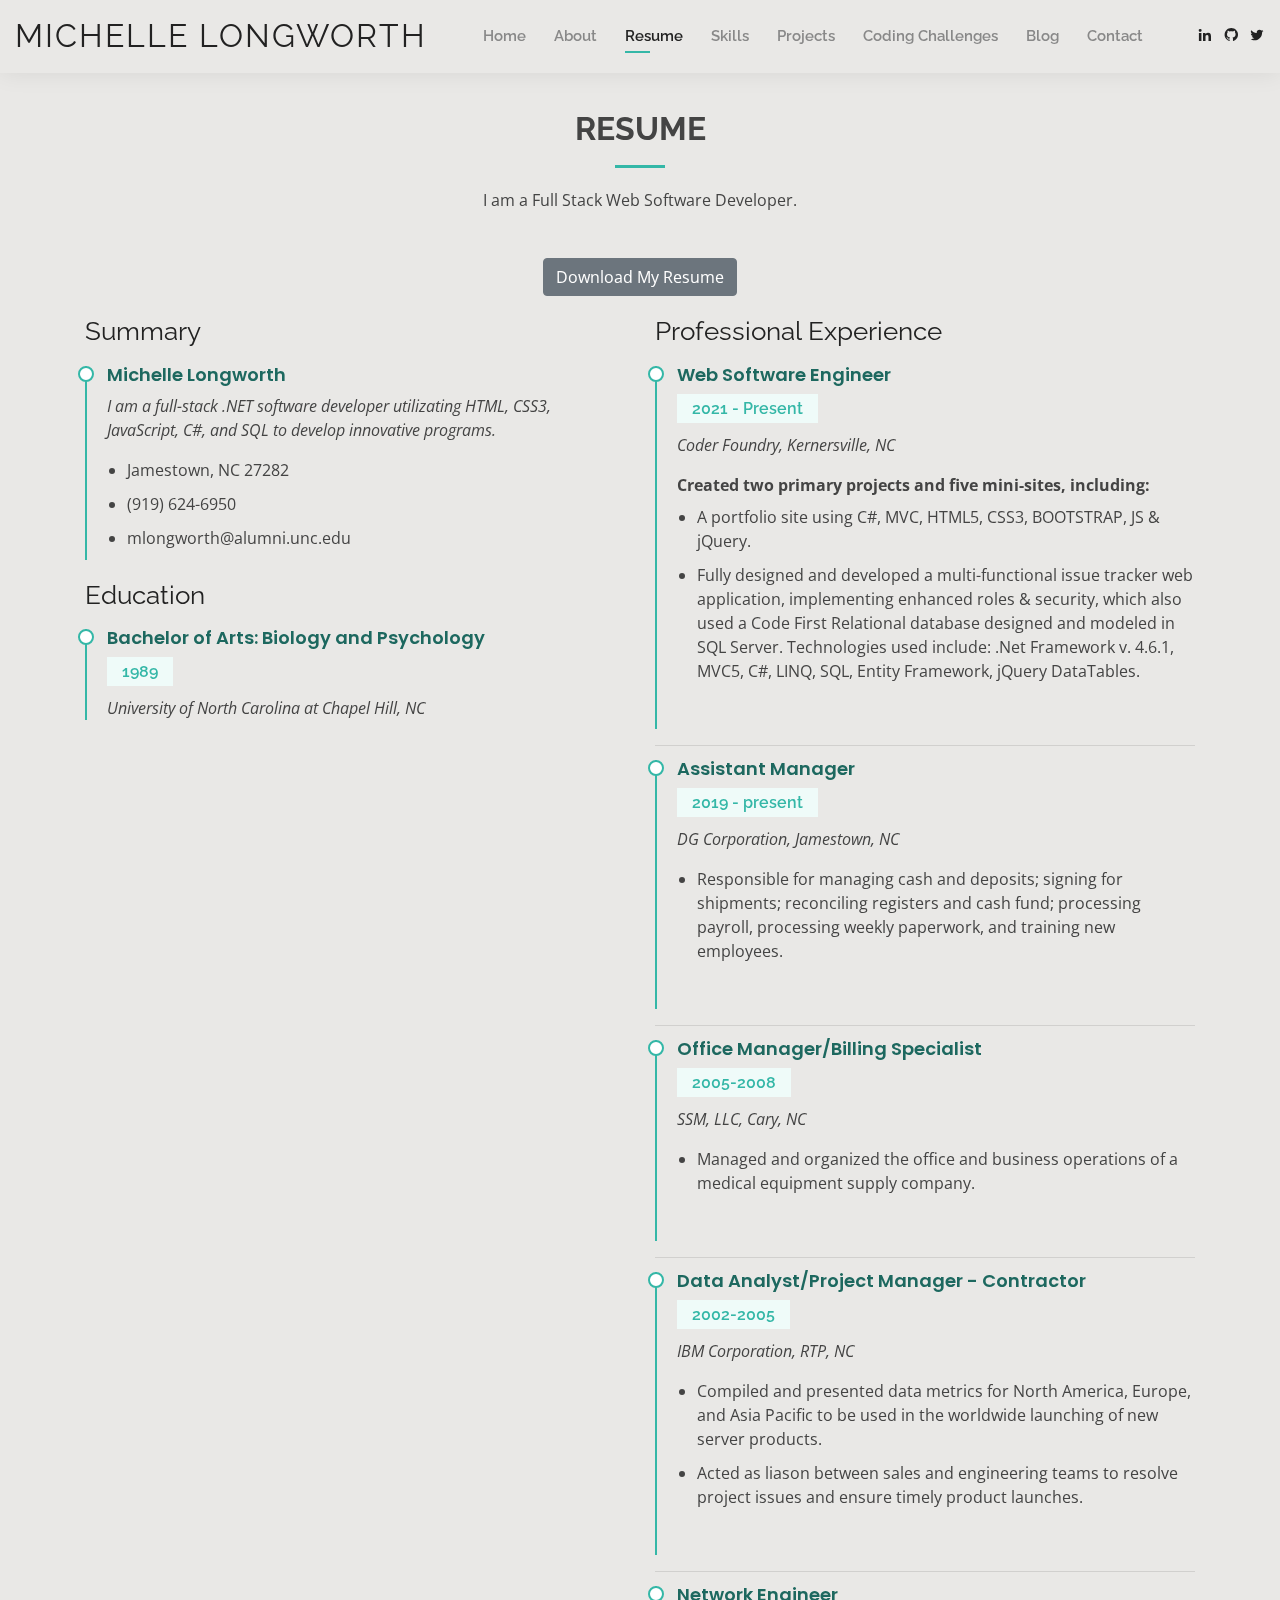
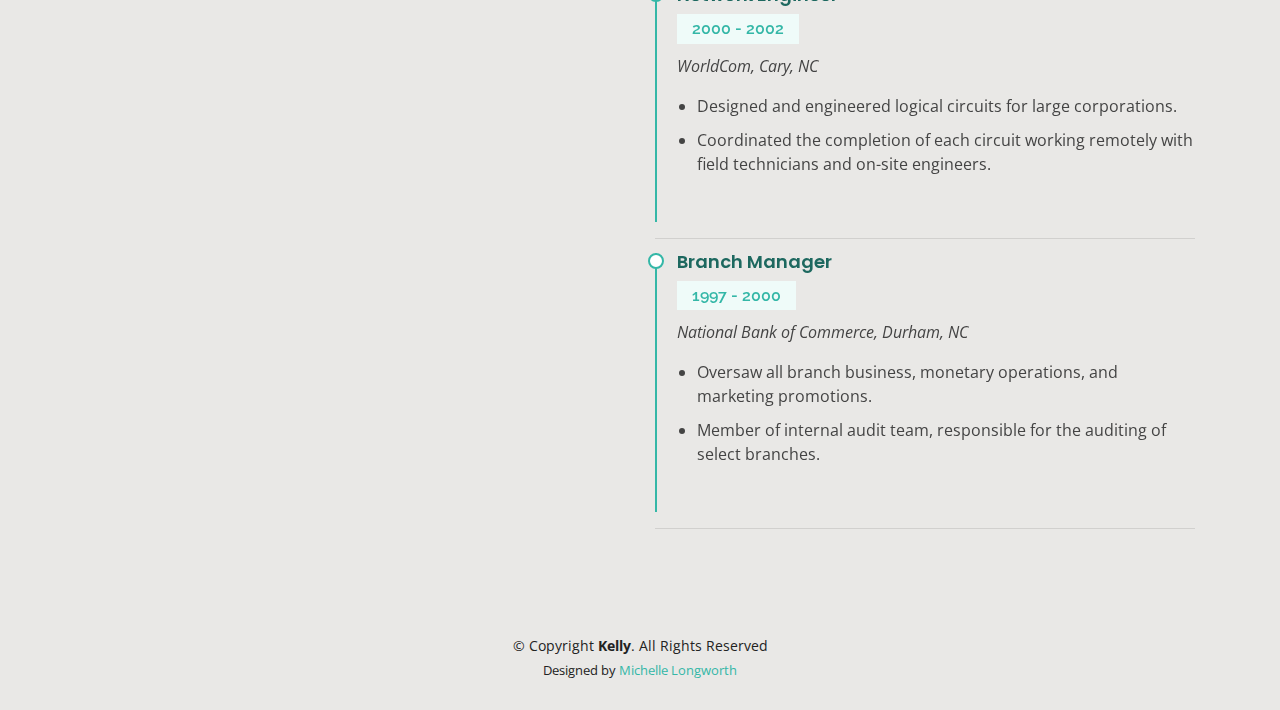
<file: resume.html>
<!DOCTYPE html>
<html lang="en">

<head>
  <meta charset="utf-8">
  <meta content="width=device-width, initial-scale=1.0" name="viewport">

  <title>Resume - Michelle Longworth</title>
  <meta content="" name="description">
  <meta content="" name="keywords">

  <!-- Favicons -->
  <link href="img/M6.jpg" rel="icon">
  <link href="img/M6.jpg" rel="apple-touch-icon">

  <!-- Google Fonts -->
  <link href="https://fonts.googleapis.com/css?family=Open+Sans:300,300i,400,400i,600,600i,700,700i|Raleway:300,300i,400,400i,500,500i,600,600i,700,700i|Poppins:300,300i,400,400i,500,500i,600,600i,700,700i" rel="stylesheet">

  <!-- Vendor CSS Files -->
  <link href="css/bootstrap.min.css" rel="stylesheet">
  <!-- <link href="css/icofont.min.css" rel="stylesheet"> -->
  <link href="css/owl.carousel.min.css" rel="stylesheet">
  <link href="css/boxicons.min.css" rel="stylesheet">
  <link href="css/venobox.css" rel="stylesheet">
  <link href="css/aos.css" rel="stylesheet">

  <!-- Template Main CSS File -->
  <link href="css/style.css" rel="stylesheet">

  <!-- =======================================================
  * Template Name: Kelly - v2.1.0
  * Template URL: https://bootstrapmade.com/kelly-free-bootstrap-cv-resume-html-template/
  * Author: BootstrapMade.com
  * License: https://bootstrapmade.com/license/
  ======================================================== -->
</head>

<body>

  <!-- ======= Header ======= -->
  <header id="header" class="fixed-top">
    <div class="container-fluid d-flex justify-content-between align-items-center">

      <h1 class="logo"><a href="index.html">Michelle Longworth</a></h1>
      <!-- Uncomment below if you prefer to use an image logo -->
      <!-- <a href="index.html" class="logo"><img src="assets/img/logo.png" alt="" class="img-fluid"></a>-->

      <nav class="nav-menu d-none d-lg-block">
        <ul>
          <li><a href="index.html">Home</a></li>
          <li><a href="about.html">About</a></li>
          <li class="active"><a href="resume.html">Resume</a></li>
          <li><a href="skills.html">Skills</a></li>
          <!--<li><a href="services.html">Services</a></li>-->
          <li><a href="portfolio.html">Projects</a></li>
          <li><a href="challenges.html">Coding Challenges</a></li>
          <li><a href="blog.html">Blog</a></li>
          <li><a href="contact.html">Contact</a></li>
        </ul>
      </nav><!-- .nav-menu -->

      <div class="header-social-links">
        <a href="https://www.linkedin.com/in/michelle-longworth-16847b203" target="_blank" class="linkedin"><i id="linkd" class="bx bxl-linkedin"></i></a>
        <a href="https://github.com/michelle6818" target="_blank" class="github"><i id="git" class="bx bxl-github"></i></a>
        <a href="https://twitter.com/MALongworth1" target="_blank" class="twitter"><i id="twit" class="bx bxl-twitter"></i></a>
      </div>

    </div>

  </header><!-- End Header -->

  <main id="main">

    <!-- ======= Resume Section ======= -->
    <section id="resume" class="resume" style="background-color: #e9e8e6;height: 100%;">
      <div class="container" data-aos="fade-up">

        <div class="section-title">
          <h2>Resume</h2>
          <p>I am a Full Stack Web Software Developer.</p>
        </div>

        <div class="mt-3 text-center">
          <a class="btn btn-secondary" href="https://docs.google.com/document/d/16eR6hQLg18-RfH_9f4HO_uRbI-LKY_C6Uk8DNA5haUM/view" target="_blank">
          Download My Resume </a>
          </div>

        <div class="row">
          <div class="col-lg-6">
            <h3 class="resume-title">Summary</h3>
            <div class="resume-item pb-0">
              <h4>Michelle Longworth</h4>
              <p><em>I am a full-stack .NET software developer utilizating HTML, CSS3, JavaScript, C#, and SQL to develop innovative programs.</em></p>
              <p>
              <ul>
                <li>Jamestown, NC 27282</li>
                <li>(919) 624-6950</li>
                <li>mlongworth@alumni.unc.edu</li>
              </ul>
              </p>
            </div>

            <h3 class="resume-title">Education</h3>
            <div class="resume-item">
              <h4>Bachelor of Arts: Biology and Psychology</h4>
              <h5>1989</h5>
              <p><em>University of North Carolina at Chapel Hill, NC</em></p>
            <p></p>
            </div>
          </div>
          <div class="col-lg-6">
            <h3 class="resume-title">Professional Experience</h3>
            <div class="resume-item">
              <h4>Web Software Engineer</h4>
              <h5>2021 - Present</h5>
              <p><em>Coder Foundry, Kernersville, NC </em></p>
              
              <b>Created two primary projects and five mini-sites, including:</b>
              <h1></h1>
              <ul>
                <li>A portfolio site using C#, MVC, HTML5, CSS3, BOOTSTRAP, JS & jQuery.</li>
                <!-- <li>A Financial Portal implemented in three phases:
                  <ol>
                    <li><span>An MVC Web Application</span></li>
                    <li><span>A Web Service that utilizes Swagger and Swashbuckle for integrated testing</span></li>
                    <li><span>A cross platform Xamarin Mobile Applicaation</span></li>
                  </ol>
                </li> -->
                <li>Fully designed and developed a multi-functional issue tracker web application, implementing enhanced roles & security, which also used a Code First Relational database designed and modeled in SQL Server. Technologies used include: .Net Framework v. 4.6.1, MVC5, C#, LINQ, SQL, Entity Framework, jQuery DataTables.
                </li>
              </ul>
              </p>
            </div>

            <hr>

            <div class="resume-item">
              <h4>Assistant Manager</h4>
              <h5>2019 - present</h5>
              <p><em>DG Corporation, Jamestown, NC</em></p>
              <p>
              <ul>
                <li>Responsible for managing cash and deposits; signing for shipments; reconciling registers and cash fund; processing payroll, processing weekly paperwork, and training new employees.</li>
            </ul>
              </p>
            </div>

            <hr>

            <div class="resume-item">
              <h4>Office Manager/Billing Specialist</h4>
              <h5>2005-2008</h5>
              <p><em>SSM, LLC, Cary, NC</em></p>
              <p>
              <ul>
                <li>Managed and organized the office and business operations of a medical equipment supply company.</li>
              </ul>
              </p>
            </div>

            <hr>

            <div class="resume-item">
              <h4>Data Analyst/Project Manager - Contractor</h4>
              <h5>2002-2005</h5>
              <p><em>IBM Corporation, RTP, NC</em></p>
              <p>
              <ul>
                <li>Compiled and presented data metrics for North America, Europe, and Asia Pacific to be used in the worldwide launching of new server products.</li>
                <li>Acted as liason between sales and engineering teams to resolve project issues and ensure timely product launches.</li>
              </ul>
              </p>
            </div>

            <hr>

            <div class="resume-item">
              <h4>Network Engineer</h4>
              <h5>2000 - 2002</h5>
              <p><em>WorldCom, Cary, NC</em></p>
              <p>
              <ul>
                <li>Designed and engineered logical circuits for large corporations.</li>
                <li>Coordinated the completion of each circuit working remotely with field technicians and on-site engineers.</li>
              </ul>
              </p>
            </div>

            <hr>

            <div class="resume-item">
              <h4>Branch Manager</h4>
              <h5>1997 - 2000</h5>
              <p><em>National Bank of Commerce, Durham, NC</em></p>
              <p>
              <ul>
                <li>Oversaw all branch business, monetary operations, and marketing promotions.</li>
                <li>Member of internal audit team, responsible for the auditing of select branches.</li>
                </ul>
              </p>
            </div>

            <hr>

          </div>
        </div>

      </div>
    </section><!-- End Resume Section -->

  </main><!-- End #main -->

  <!-- ======= Footer ======= -->
  <footer id="footer">
    <div class="container">
      <div class="copyright">
        &copy; Copyright <strong><span>Kelly</span></strong>. All Rights Reserved
      </div>
      <div class="credits">
        <!-- All the links in the footer should remain intact. -->
        <!-- You can delete the links only if you purchased the pro version. -->
        <!-- Licensing information: https://bootstrapmade.com/license/ -->
        <!-- Purchase the pro version with working PHP/AJAX contact form: https://bootstrapmade.com/kelly-free-bootstrap-cv-resume-html-template/ -->
        Designed by <a href="https://bootstrapmade.com/">Michelle Longworth</a>
      </div>
    </div>
  </footer><!-- End  Footer -->

  <div id="preloader"></div>
  <a href="#" class="back-to-top"><i class="bx bx-up-arrow-alt"></i></a>

  <!-- Vendor JS Files -->
  <script src="js/jquery.min.js"></script>
  <script src="js/bootstrap.bundle.min.js"></script>
  <script src="js/jquery.easing.min.js"></script>
  <script src="js/validate.js"></script>
  <script src="js/jquery.waypoints.min.js"></script>
  <script src="js/counterup.min.js"></script>
  <script src="js/owl.carousel.min.js"></script>
  <script src="js/isotope.pkgd.min.js"></script>
  <script src="js/venobox.min.js"></script>
  <script src="js/aos.js"></script>

  <!-- Template Main JS File -->
  <script src="js/main.js"></script>

</body>

</html>
</file>
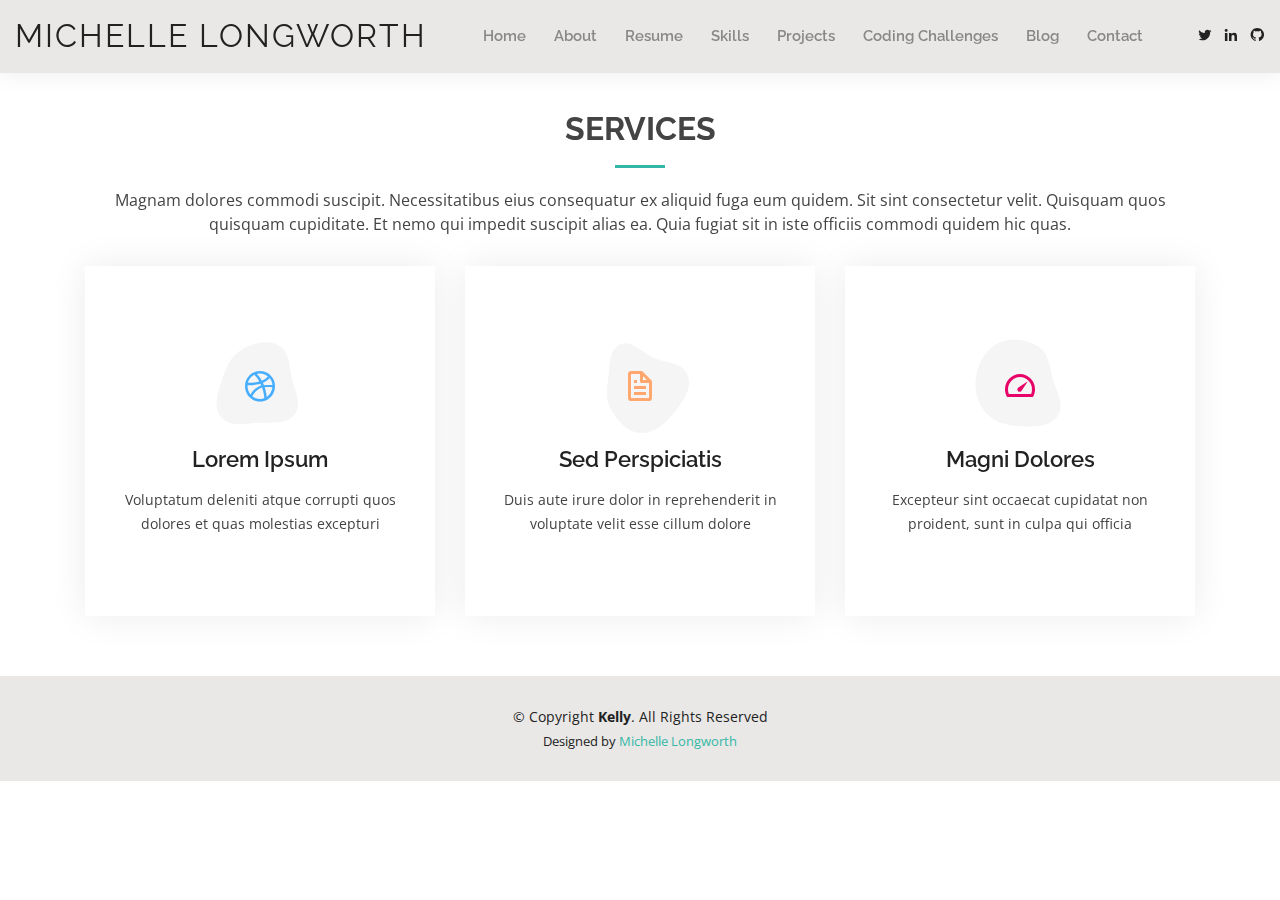
<file: services.html>
<!DOCTYPE html>
<html lang="en">

<head>
  <meta charset="utf-8">
  <meta content="width=device-width, initial-scale=1.0" name="viewport">

  <title>Services - Michelle Longworth</title>
  <meta content="" name="description">
  <meta content="" name="keywords">

  <!-- Favicons -->
  <link href="img/M6.jpg" rel="icon">
  <link href="img/M6.jpg" rel="apple-touch-icon">

  <!-- Google Fonts -->
  <link href="https://fonts.googleapis.com/css?family=Open+Sans:300,300i,400,400i,600,600i,700,700i|Raleway:300,300i,400,400i,500,500i,600,600i,700,700i|Poppins:300,300i,400,400i,500,500i,600,600i,700,700i" rel="stylesheet">

  <!-- Vendor CSS Files -->
  <link href="css/bootstrap.min.css" rel="stylesheet">
   <!-- <link href="css/icofont.min.css" rel="stylesheet"> -->
  <link href="css/owl.carousel.min.css" rel="stylesheet">
  <link href="css/boxicons.min.css" rel="stylesheet">
  <link href="css/venobox.css" rel="stylesheet">
  <link href="css/aos.css" rel="stylesheet">

  <!-- Template Main CSS File -->
  <link href="css/style.css" rel="stylesheet">

  <!-- =======================================================
  * Template Name: Kelly - v2.1.0
  * Template URL: https://bootstrapmade.com/kelly-free-bootstrap-cv-resume-html-template/
  * Author: BootstrapMade.com
  * License: https://bootstrapmade.com/license/
  ======================================================== -->
</head>

<body>

  <!-- ======= Header ======= -->
  <header id="header" class="fixed-top">
    <div class="container-fluid d-flex justify-content-between align-items-center">

      <h1 class="logo"><a href="index.html">Michelle Longworth</a></h1>
      <!-- Uncomment below if you prefer to use an image logo -->
      <!-- <a href="index.html" class="logo"><img src="assets/img/logo.png" alt="" class="img-fluid"></a>-->

      <nav class="nav-menu d-none d-lg-block">
        <ul>
          <li><a href="index.html">Home</a></li>
          <li><a href="about.html">About</a></li>
          <li><a href="resume.html">Resume</a></li>
          <li><a href="skills.html">Skills</a></li>
          <!-- <li class="active"><a href="services.html">Services</a></li> -->
          <li><a href="portfolio.html">Projects</a></li>
          <li><a href="challenges.html">Coding Challenges</a></li>
          <li><a href="blog.html">Blog</a></li>
          <li><a href="contact.html">Contact</a></li>
        </ul>
      </nav><!-- .nav-menu -->

      <div class="header-social-links">
        <a href="https://twitter.com/MALongworth1" target="_blank" class="twitter"><i id="twit" class="bx bxl-twitter"></i></a>
        <a href="https://www.linkedin.com/in/michelle-longworth-16847b203" target="_blank" class="linkedin"><i id="linkd" class="bx bxl-linkedin"></i></a>
        <a href="https://github.com/michelle6818" target="_blank" class="github"><i id="git" class="bx bxl-github"></i></a>
      </div>

    </div>

  </header><!-- End Header -->

  <main id="main">

    <!-- ======= Services Section ======= -->
    <section id="services" class="services">
      <div class="container" data-aos="fade-up">

        <div class="section-title">
          <h2>Services</h2>
          <p>Magnam dolores commodi suscipit. Necessitatibus eius consequatur ex aliquid fuga eum quidem. Sit sint consectetur velit. Quisquam quos quisquam cupiditate. Et nemo qui impedit suscipit alias ea. Quia fugiat sit in iste officiis commodi quidem hic quas.</p>
        </div>

        <div class="row">
          <div class="col-lg-4 col-md-6 d-flex align-items-stretch" data-aos="zoom-in" data-aos-delay="100">
            <div class="icon-box iconbox-blue">
              <div class="icon">
                <svg width="100" height="100" viewBox="0 0 600 600" xmlns="http://www.w3.org/2000/svg">
                  <path stroke="none" stroke-width="0" fill="#f5f5f5" d="M300,521.0016835830174C376.1290562159157,517.8887921683347,466.0731472004068,529.7835943286574,510.70327084640275,468.03025145048787C554.3714126377745,407.6079735673963,508.03601936045806,328.9844924480964,491.2728898941984,256.3432110539036C474.5976632858925,184.082847569629,479.9380746630129,96.60480741107993,416.23090153303,58.64404602377083C348.86323505073057,18.502131276798302,261.93793281208167,40.57373210992963,193.5410806939664,78.93577620505333C130.42746243093433,114.334589627462,98.30271207620316,179.96522072025542,76.75703585869454,249.04625023123273C51.97151888228291,328.5150500222984,13.704378332031375,421.85034740162234,66.52175969318436,486.19268352777647C119.04800174914682,550.1803526380478,217.28368757567262,524.383925680826,300,521.0016835830174"></path>
                </svg>
                <i class="bx bxl-dribbble"></i>
              </div>
              <h4><a href="">Lorem Ipsum</a></h4>
              <p>Voluptatum deleniti atque corrupti quos dolores et quas molestias excepturi</p>
            </div>
          </div>

          <div class="col-lg-4 col-md-6 d-flex align-items-stretch mt-4 mt-md-0" data-aos="zoom-in" data-aos-delay="200">
            <div class="icon-box iconbox-orange ">
              <div class="icon">
                <svg width="100" height="100" viewBox="0 0 600 600" xmlns="http://www.w3.org/2000/svg">
                  <path stroke="none" stroke-width="0" fill="#f5f5f5" d="M300,582.0697525312426C382.5290701553225,586.8405444964366,449.9789794690241,525.3245884688669,502.5850820975895,461.55621195738473C556.606425686781,396.0723002908107,615.8543463187945,314.28637112970534,586.6730223649479,234.56875336149918C558.9533121215079,158.8439757836574,454.9685369536778,164.00468322053177,381.49747125262974,130.76875717737553C312.15926192815925,99.40240125094834,248.97055460311594,18.661163978235184,179.8680185752513,50.54337015887873C110.5421016452524,82.52863877960104,119.82277516462835,180.83849132639028,109.12597500060166,256.43424936330496C100.08760227029461,320.3096726198365,92.17705696193138,384.0621239912766,124.79988738764834,439.7174275375508C164.83382741302287,508.01625554203684,220.96474134820875,577.5009287672846,300,582.0697525312426"></path>
                </svg>
                <i class="bx bx-file"></i>
              </div>
              <h4><a href="">Sed Perspiciatis</a></h4>
              <p>Duis aute irure dolor in reprehenderit in voluptate velit esse cillum dolore</p>
            </div>
          </div>

          <div class="col-lg-4 col-md-6 d-flex align-items-stretch mt-4 mt-lg-0" data-aos="zoom-in" data-aos-delay="300">
            <div class="icon-box iconbox-pink">
              <div class="icon">
                <svg width="100" height="100" viewBox="0 0 600 600" xmlns="http://www.w3.org/2000/svg">
                  <path stroke="none" stroke-width="0" fill="#f5f5f5" d="M300,541.5067337569781C382.14930387511276,545.0595476570109,479.8736841581634,548.3450877840088,526.4010558755058,480.5488172755941C571.5218469581645,414.80211281144784,517.5187510058486,332.0715597781072,496.52539010469104,255.14436215662573C477.37192572678356,184.95920475031193,473.57363656557914,105.61284051026155,413.0603344069578,65.22779650032875C343.27470386102294,18.654635553484475,251.2091493199835,5.337323636656869,175.0934190732945,40.62881213300186C97.87086631185822,76.43348514350839,51.98124368387456,156.15599469081315,36.44837278890362,239.84606092416172C21.716077023791087,319.22268207091537,43.775223500013084,401.1760424656574,96.891909868211,461.97329694683043C147.22146801428983,519.5804099606455,223.5754009179313,538.201503339737,300,541.5067337569781"></path>
                </svg>
                <i class="bx bx-tachometer"></i>
              </div>
              <h4><a href="">Magni Dolores</a></h4>
              <p>Excepteur sint occaecat cupidatat non proident, sunt in culpa qui officia</p>
            </div>
          </div>

          <!--<div class="col-lg-4 col-md-6 d-flex align-items-stretch mt-4" data-aos="zoom-in" data-aos-delay="100">
            <div class="icon-box iconbox-yellow">
              <div class="icon">
                <svg width="100" height="100" viewBox="0 0 600 600" xmlns="http://www.w3.org/2000/svg">
                  <path stroke="none" stroke-width="0" fill="#f5f5f5" d="M300,503.46388370962813C374.79870501325706,506.71871716319447,464.8034551963731,527.1746412648533,510.4981551193396,467.86667711651364C555.9287308511215,408.9015244558933,512.6030010748507,327.5744911775523,490.211057578863,256.5855673507754C471.097692560561,195.9906835881958,447.69079081568157,138.11976852964426,395.19560036434837,102.3242989838813C329.3053358748298,57.3949838291264,248.02791733380457,8.279543830951368,175.87071277845988,42.242879143198664C103.41431057327972,76.34704239035025,93.79494320519305,170.9812938413882,81.28167332365135,250.07896920659033C70.17666984294237,320.27484674793965,64.84698225790005,396.69656628748305,111.28512138212992,450.4950937839243C156.20124167950087,502.5303643271138,231.32542653798444,500.4755392045468,300,503.46388370962813"></path>
                </svg>
                <i class="bx bx-layer"></i>
              </div>
              <h4><a href="">Nemo Enim</a></h4>
              <p>At vero eos et accusamus et iusto odio dignissimos ducimus qui blanditiis</p>
            </div>
          </div>

          <div class="col-lg-4 col-md-6 d-flex align-items-stretch mt-4" data-aos="zoom-in" data-aos-delay="200">
            <div class="icon-box iconbox-red">
              <div class="icon">
                <svg width="100" height="100" viewBox="0 0 600 600" xmlns="http://www.w3.org/2000/svg">
                  <path stroke="none" stroke-width="0" fill="#f5f5f5" d="M300,532.3542879108572C369.38199826031484,532.3153073249985,429.10787420159085,491.63046689027357,474.5244479745417,439.17860296908856C522.8885846962883,383.3225815378663,569.1668002868075,314.3205725914397,550.7432151929288,242.7694973846089C532.6665558377875,172.5657663291529,456.2379748765914,142.6223662098291,390.3689995646985,112.34683881706744C326.66090330228417,83.06452184765237,258.84405631176094,53.51806209861945,193.32584062364296,78.48882559362697C121.61183558270385,105.82097193414197,62.805066853699245,167.19869350419734,48.57481801355237,242.6138429142374C34.843463184063346,315.3850353017275,76.69343916112496,383.4422959591041,125.22947124332185,439.3748458443577C170.7312796277747,491.8107796887764,230.57421082200815,532.3932930995766,300,532.3542879108572"></path>
                </svg>
                <i class="bx bx-slideshow"></i>
              </div>
              <h4><a href="">Dele Cardo</a></h4>
              <p>Quis consequatur saepe eligendi voluptatem consequatur dolor consequuntur</p>
            </div>
          </div>

          <div class="col-lg-4 col-md-6 d-flex align-items-stretch mt-4" data-aos="zoom-in" data-aos-delay="300">
            <div class="icon-box iconbox-teal">
              <div class="icon">
                <svg width="100" height="100" viewBox="0 0 600 600" xmlns="http://www.w3.org/2000/svg">
                  <path stroke="none" stroke-width="0" fill="#f5f5f5" d="M300,566.797414625762C385.7384707136149,576.1784315230908,478.7894351017131,552.8928747891023,531.9192734346935,484.94944893311C584.6109503024035,417.5663521118492,582.489472248146,322.67544863468447,553.9536738515405,242.03673114598146C529.1557734026468,171.96086150256528,465.24506316201064,127.66468636344209,395.9583748389544,100.7403814666027C334.2173773831606,76.7482773500951,269.4350130405921,84.62216499799875,207.1952322260088,107.2889140133804C132.92018162631612,134.33871894543012,41.79353780512637,160.00259165414826,22.644507872594943,236.69541883565114C3.319112789854554,314.0945973066697,72.72355303640163,379.243833228382,124.04198916343866,440.3218312028393C172.9286146004772,498.5055451809895,224.45579914871206,558.5317968840102,300,566.797414625762"></path>
                </svg>
                <i class="bx bx-arch"></i>
              </div>
              <h4><a href="">Divera Don</a></h4>
              <p>Modi nostrum vel laborum. Porro fugit error sit minus sapiente sit aspernatur</p>
            </div>
          </div>-->

        </div>

      </div>
    </section><!-- End Services Section -->

  </main><!-- End #main -->

  <!-- ======= Footer ======= -->
  <footer id="footer">
    <div class="container">
      <div class="copyright">
        &copy; Copyright <strong><span>Kelly</span></strong>. All Rights Reserved
      </div>
      <div class="credits">
        <!-- All the links in the footer should remain intact. -->
        <!-- You can delete the links only if you purchased the pro version. -->
        <!-- Licensing information: https://bootstrapmade.com/license/ -->
        <!-- Purchase the pro version with working PHP/AJAX contact form: https://bootstrapmade.com/kelly-free-bootstrap-cv-resume-html-template/ -->
        Designed by <a href="https://bootstrapmade.com/">Michelle Longworth</a>
      </div>
    </div>
  </footer><!-- End  Footer -->

  <div id="preloader"></div>
  <a href="#" class="back-to-top"><i class="bx bx-up-arrow-alt"></i></a>

  <!-- Vendor JS Files -->
  <script src="js/jquery.min.js"></script>
  <script src="js/bootstrap.bundle.min.js"></script>
  <script src="js/jquery.easing.min.js"></script>
  <script src="js/validate.js"></script>
  <script src="js/jquery.waypoints.min.js"></script>
  <script src="js/counterup.min.js"></script>
  <script src="js/owl.carousel.min.js"></script>
  <script src="js/isotope.pkgd.min.js"></script>
  <script src="js/venobox.min.js"></script>
  <script src="js/aos.js"></script>

  <!-- Template Main JS File -->
  <script src="js/main.js"></script>

</body>

</html>
</file>
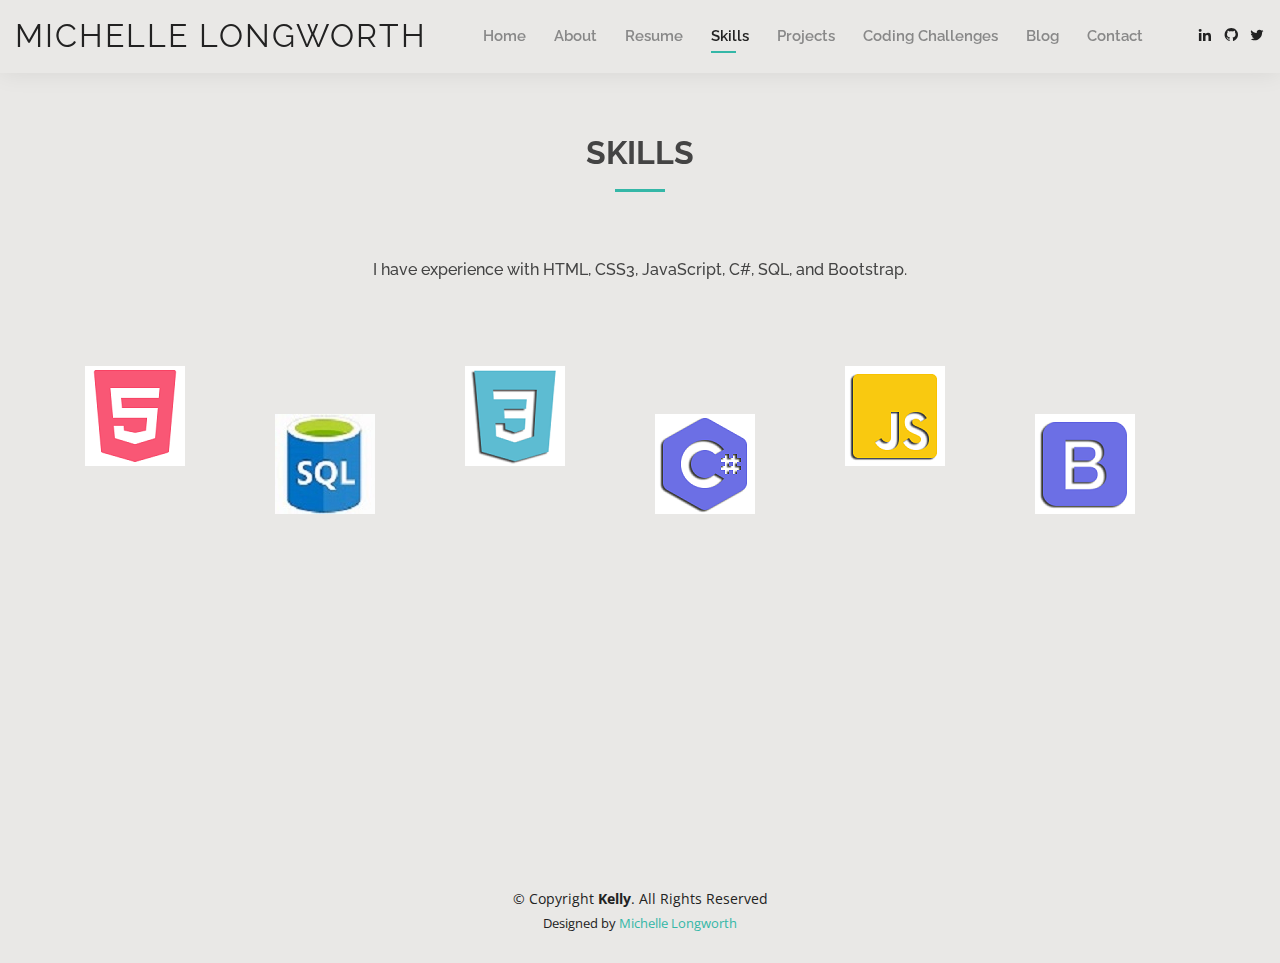
<file: skills.html>
<!DOCTYPE html>
<html lang="en">

<head>
  <meta charset="utf-8">
  <meta content="width=device-width, initial-scale=1.0" name="viewport">

  <title>Resume - Michelle Longworth</title>
  <meta content="" name="description">
  <meta content="" name="keywords">

  <!-- Favicons -->
  <link href="img/M6.jpg" rel="icon">
  <link href="img/M6.jpg" rel="apple-touch-icon">

  <!-- Google Fonts -->
  <link href="https://fonts.googleapis.com/css?family=Open+Sans:300,300i,400,400i,600,600i,700,700i|Raleway:300,300i,400,400i,500,500i,600,600i,700,700i|Poppins:300,300i,400,400i,500,500i,600,600i,700,700i" rel="stylesheet">

  <!-- Vendor CSS Files -->
  <link href="css/bootstrap.min.css" rel="stylesheet">
  <!-- <link href="css/icofont.min.css" rel="stylesheet"> -->
  <link href="css/owl.carousel.min.css" rel="stylesheet">
  <link href="css/boxicons.min.css" rel="stylesheet">
  <link href="css/venobox.css" rel="stylesheet">
  <link href="css/aos.css" rel="stylesheet">

  <!-- Template Main CSS File -->
  <link href="css/style.css" rel="stylesheet">

  <!-- =======================================================
  * Template Name: Kelly - v2.1.0
  * Template URL: https://bootstrapmade.com/kelly-free-bootstrap-cv-resume-html-template/
  * Author: BootstrapMade.com
  * License: https://bootstrapmade.com/license/
  ======================================================== -->
</head>

<body>

  <!-- ======= Header ======= -->
  <header id="header" class="fixed-top">
    <div class="container-fluid d-flex justify-content-between align-items-center">

      <h1 class="logo"><a href="index.html">Michelle Longworth</a></h1>
      <!-- Uncomment below if you prefer to use an image logo -->
      <!-- <a href="index.html" class="logo"><img src="assets/img/logo.png" alt="" class="img-fluid"></a>-->

      <nav class="nav-menu d-none d-lg-block">
        <ul>
          <li><a href="index.html">Home</a></li>
          <li><a href="about.html">About</a></li>
          <li><a href="resume.html">Resume</a></li>
          <li class="active"><a href="skills.html">Skills</a></li>
          <!--<li><a href="services.html">Services</a></li>-->
          <li><a href="portfolio.html">Projects</a></li>
          <li><a href="challenges.html">Coding Challenges</a></li>
          <li><a href="blog.html">Blog</a></li>
          <li><a href="contact.html">Contact</a></li>
        </ul>
      </nav><!-- .nav-menu -->

      <div class="header-social-links">
        <a href="https://www.linkedin.com/in/michelle-longworth-16847b203" target="_blank" class="linkedin"><i id="linkd" class="bx bxl-linkedin"></i></a>
        <a href="https://github.com/michelle6818" target="_blank" class="github"><i id="git" class="bx bxl-github"></i></a>
        <a href="https://twitter.com/MALongworth1" target="_blank" class="twitter"><i id="twit" class="bx bxl-twitter"></i></a>
      </div>

    </div>

  </header><!-- End Header -->

  <main id="main">

    <!-- ======= Skills Section ======= -->
    <section id="portfolio" class="portfolio" style="background-color: #e9e8e6;height:100%">
        <div class="container" data-aos="fade-up">

          <div class="row">
            <div class="col align-items-center">
              <div class="section-title">
                <br>
               <h2>Skills</h2>
               <br> <br>
               <h6>I have experience with HTML, CSS3, JavaScript, C#, SQL, and Bootstrap.</h6>
          </div>        
      </div>
    </div>
    <br> <br> 
    
         <div class="row">
           <div class="col-md-2">
            <img src="img/html5icon.png">
          </div>
      
          <div class="col-md-2 mt-5">
            <img src="img/sql.png">
          </div>
          
          <div class="col-md-2">
             <img src="img/css3icon.png">
          </div>
       
          <div class="col-md-2 mt-5">
            <img src="img/csharpicon.png">
         </div>

         <div class="col-md-2">
          <img src="img/JS.png">
       </div>

       <div class="col-md-2 mt-5">
        <img src="img/bootstrapicon.png">
     </div>
     <br><br><br><br><br><br><br><br><br><br><br><br><br><br><br><br><br><br>
      </section><!-- End Skills Section -->

  </main><!-- End #main -->

  <!-- ======= Footer ======= -->
  <footer id="footer">
    <div class="container">
      <div class="copyright">
        &copy; Copyright <strong><span>Kelly</span></strong>. All Rights Reserved
      </div>
      <div class="credits">
        <!-- All the links in the footer should remain intact. -->
        <!-- You can delete the links only if you purchased the pro version. -->
        <!-- Licensing information: https://bootstrapmade.com/license/ -->
        <!-- Purchase the pro version with working PHP/AJAX contact form: https://bootstrapmade.com/kelly-free-bootstrap-cv-resume-html-template/ -->
        Designed by <a href="https://bootstrapmade.com/">Michelle Longworth</a>
      </div>
    </div>
  </footer><!-- End  Footer -->

  <div id="preloader"></div>
  <a href="#" class="back-to-top"><i class="bx bx-up-arrow-alt"></i></a>

  <!-- Vendor JS Files -->
  <script src="js/jquery.min.js"></script>
  <script src="js/bootstrap.bundle.min.js"></script>
  <script src="js/jquery.easing.min.js"></script>
  <script src="js/validate.js"></script>
  <script src="js/jquery.waypoints.min.js"></script>
  <script src="js/counterup.min.js"></script>
  <script src="js/owl.carousel.min.js"></script>
  <script src="js/isotope.pkgd.min.js"></script>
  <script src="js/venobox.min.js"></script>
  <script src="js/aos.js"></script>

  <!-- Template Main JS File -->
  <script src="js/main.js"></script>

</body>

</html>
</file>
<file: css/venobox.css>
/* ------ venobox.css --------*/
.vbox-overlay *, .vbox-overlay *:before, .vbox-overlay *:after{
    -webkit-backface-visibility: hidden;
    -webkit-box-sizing:border-box;
    -moz-box-sizing:border-box;
    box-sizing:border-box;
}
.vbox-overlay * { 
    -webkit-backface-visibility: visible;
    backface-visibility: visible;
}
.vbox-overlay{
    display: -webkit-flex;
    display: flex;
    -webkit-flex-direction: column;
    flex-direction: column;
    -webkit-justify-content: center;
    justify-content: center;
    -webkit-align-items: center;
    align-items: center;
    position: fixed;
    left: 0;
    top: 0;
    bottom: 0;
    right: 0;
    z-index: 999999;
}

/* ----- navigation ----- */
.vbox-title{
    width: 100%;
    height: 40px;
    float: left;
    text-align: center;
    line-height: 28px;
    font-size: 12px;
    padding: 6px 50px;
    overflow: hidden;
    position: fixed;
    display: none;
    left: 0;
    z-index: 89;
}
.vbox-close{
    cursor: pointer;
    position: fixed;
    top: -1px;
    right: 0;
    width: 50px;
    height: 40px;
    padding: 6px;
    display: block;
    background-position:10px center;
    overflow: hidden;
    font-size: 24px;
    line-height: 1;
    text-align: center;
    z-index: 99;
}
.vbox-left{
    cursor: pointer;
    position: fixed;
    left: 0;
    height: 40px;
    overflow: hidden;
    line-height: 28px;
    font-size: 12px;
    z-index: 99;
    display: flex;
    align-items:center;
}
.vbox-num{
    display: inline-block;
    margin: 6px 0 6px 15px;
}
/* ----- Social share ----- */
.vbox-share{
    line-height: 28px;
    font-size: 12px;
    overflow: hidden;
    position: fixed;
    left: 0;
    z-index: 98;
    display: flex;
    align-items:center;
    justify-content: center;
    width: 100%;
    text-align: center;
}
.vbox-share svg{
    max-height: 28px;
    width: 28px;
    z-index: 10;
    margin-left: 12px;
    margin-top: 6px;
    margin-bottom: 6px;
    vertical-align: middle;
}


/* ----- navigation ARROWS ----- */
.vbox-next, .vbox-prev{
    position: fixed;
    top: 50%;
    margin-top: -15px;
    overflow: hidden;
    cursor: pointer;
    display: block;
    width: 45px;
    height: 45px;
    z-index: 99;
}
.vbox-next span, .vbox-prev span{
    position: relative;
    width: 20px;
    height: 20px;
    border: 2px solid transparent;
    border-top-color: #B6B6B6;
    border-right-color: #B6B6B6;
    text-indent: -100px;
    position: absolute;
    top: 8px;
    display: block;
}
.vbox-prev{
    left: 15px;
}
.vbox-next{
    right: 15px;
}
.vbox-prev span{
    left: 10px;
    -ms-transform: rotate(-135deg);
    -webkit-transform: rotate(-135deg);
    transform: rotate(-135deg);
}
.vbox-next span{
    -ms-transform: rotate(45deg);
    -webkit-transform: rotate(45deg);
    transform: rotate(45deg);
    right: 10px;
}
/* ------- inline window ------ */
.vbox-inline{
    width: 420px;
    height: 315px;
    height: 70vh;
    padding: 10px;
    background: #fff;
    margin: 0 auto;
    overflow: auto;
    text-align: left;
}
/* ------- Video & iFrames window ------ */
.venoframe{
    max-width: 100%;
    width: 100%;
    border: none;
    width: 100%;
    height: 260px;
    height: 70vh;
}
.venoframe.vbvid{
    height: 260px;
}
@media (min-width: 768px) {
    .venoframe, .vbox-inline{
        width: 90%;
        height: 360px;
        height: 70vh;
    }
    .venoframe.vbvid{
        width: 640px;
        height: 360px;
    }
}
@media (min-width: 992px) {
    .venoframe, .vbox-inline{
        max-width: 1200px;
        width: 80%;
        height: 540px;
        height: 70vh;
    }
    .venoframe.vbvid{
        width: 960px;
        height: 540px;
    }
}
/* 
Please do NOT edit this part! 
or at least read this note: http://i.imgur.com/7C0ws9e.gif
*/
.vbox-open{
    overflow: hidden;
}
.vbox-container{
    position: absolute;
    left: 0;
    right: 0;
    top: 0;
    bottom: 0;
    overflow-x: hidden;
    overflow-y: scroll;
    overflow-scrolling: touch;
    -webkit-overflow-scrolling: touch;
    z-index: 20;
    max-height: 100%;

}

.vbox-content{
    text-align: center;
    float: left;
    width: 100%;
    position: relative;
    overflow: hidden;
    padding: 20px 4%;
}
.vbox-container img{
    max-width: 100%;
    height: auto;
}
.vbox-figlio{
    box-shadow: 0 0 12px rgba(0,0,0,0.19), 0 6px 6px rgba(0,0,0,0.23);
    max-width: 100%;
    text-align: initial;
}
img.vbox-figlio{
    -webkit-user-select: none;
-khtml-user-select: none;
-moz-user-select: none;
-o-user-select: none;
user-select: none;
}
.vbox-content.swipe-left{
    margin-left: -200px !important;
}
.vbox-content.swipe-right{
    margin-left: 200px !important;
}
.vbox-animated{
    webkit-transition: margin 300ms ease-out;
    transition: margin 300ms ease-out;
}

/* ---------- preloader ----------
 * SPINKIT 
 * http://tobiasahlin.com/spinkit/
-------------------------------- */
.sk-double-bounce,.sk-rotating-plane{width:40px;height:40px;margin:40px auto}.sk-rotating-plane{background-color:#333;-webkit-animation:sk-rotatePlane 1.2s infinite ease-in-out;animation:sk-rotatePlane 1.2s infinite ease-in-out}@-webkit-keyframes sk-rotatePlane{0%{-webkit-transform:perspective(120px) rotateX(0) rotateY(0);transform:perspective(120px) rotateX(0) rotateY(0)}50%{-webkit-transform:perspective(120px) rotateX(-180.1deg) rotateY(0);transform:perspective(120px) rotateX(-180.1deg) rotateY(0)}100%{-webkit-transform:perspective(120px) rotateX(-180deg) rotateY(-179.9deg);transform:perspective(120px) rotateX(-180deg) rotateY(-179.9deg)}}@keyframes sk-rotatePlane{0%{-webkit-transform:perspective(120px) rotateX(0) rotateY(0);transform:perspective(120px) rotateX(0) rotateY(0)}50%{-webkit-transform:perspective(120px) rotateX(-180.1deg) rotateY(0);transform:perspective(120px) rotateX(-180.1deg) rotateY(0)}100%{-webkit-transform:perspective(120px) rotateX(-180deg) rotateY(-179.9deg);transform:perspective(120px) rotateX(-180deg) rotateY(-179.9deg)}}.sk-double-bounce{position:relative}.sk-double-bounce .sk-child{width:100%;height:100%;border-radius:50%;background-color:#333;opacity:.6;position:absolute;top:0;left:0;-webkit-animation:sk-doubleBounce 2s infinite ease-in-out;animation:sk-doubleBounce 2s infinite ease-in-out}.sk-chasing-dots .sk-child,.sk-spinner-pulse,.sk-three-bounce .sk-child{background-color:#333;border-radius:100%}.sk-double-bounce .sk-double-bounce2{-webkit-animation-delay:-1s;animation-delay:-1s}@-webkit-keyframes sk-doubleBounce{0%,100%{-webkit-transform:scale(0);transform:scale(0)}50%{-webkit-transform:scale(1);transform:scale(1)}}@keyframes sk-doubleBounce{0%,100%{-webkit-transform:scale(0);transform:scale(0)}50%{-webkit-transform:scale(1);transform:scale(1)}}.sk-wave{margin:40px auto;width:50px;height:40px;text-align:center;font-size:10px}.sk-wave .sk-rect{background-color:#333;height:100%;width:6px;display:inline-block;-webkit-animation:sk-waveStretchDelay 1.2s infinite ease-in-out;animation:sk-waveStretchDelay 1.2s infinite ease-in-out}.sk-wave .sk-rect1{-webkit-animation-delay:-1.2s;animation-delay:-1.2s}.sk-wave .sk-rect2{-webkit-animation-delay:-1.1s;animation-delay:-1.1s}.sk-wave .sk-rect3{-webkit-animation-delay:-1s;animation-delay:-1s}.sk-wave .sk-rect4{-webkit-animation-delay:-.9s;animation-delay:-.9s}.sk-wave .sk-rect5{-webkit-animation-delay:-.8s;animation-delay:-.8s}@-webkit-keyframes sk-waveStretchDelay{0%,100%,40%{-webkit-transform:scaleY(.4);transform:scaleY(.4)}20%{-webkit-transform:scaleY(1);transform:scaleY(1)}}@keyframes sk-waveStretchDelay{0%,100%,40%{-webkit-transform:scaleY(.4);transform:scaleY(.4)}20%{-webkit-transform:scaleY(1);transform:scaleY(1)}}.sk-wandering-cubes{margin:40px auto;width:40px;height:40px;position:relative}.sk-wandering-cubes .sk-cube{background-color:#333;width:10px;height:10px;position:absolute;top:0;left:0;-webkit-animation:sk-wanderingCube 1.8s ease-in-out -1.8s infinite both;animation:sk-wanderingCube 1.8s ease-in-out -1.8s infinite both}.sk-chasing-dots,.sk-spinner-pulse{width:40px;height:40px;margin:40px auto}.sk-wandering-cubes .sk-cube2{-webkit-animation-delay:-.9s;animation-delay:-.9s}@-webkit-keyframes sk-wanderingCube{0%{-webkit-transform:rotate(0);transform:rotate(0)}25%{-webkit-transform:translateX(30px) rotate(-90deg) scale(.5);transform:translateX(30px) rotate(-90deg) scale(.5)}50%{-webkit-transform:translateX(30px) translateY(30px) rotate(-179deg);transform:translateX(30px) translateY(30px) rotate(-179deg)}50.1%{-webkit-transform:translateX(30px) translateY(30px) rotate(-180deg);transform:translateX(30px) translateY(30px) rotate(-180deg)}75%{-webkit-transform:translateX(0) translateY(30px) rotate(-270deg) scale(.5);transform:translateX(0) translateY(30px) rotate(-270deg) scale(.5)}100%{-webkit-transform:rotate(-360deg);transform:rotate(-360deg)}}@keyframes sk-wanderingCube{0%{-webkit-transform:rotate(0);transform:rotate(0)}25%{-webkit-transform:translateX(30px) rotate(-90deg) scale(.5);transform:translateX(30px) rotate(-90deg) scale(.5)}50%{-webkit-transform:translateX(30px) translateY(30px) rotate(-179deg);transform:translateX(30px) translateY(30px) rotate(-179deg)}50.1%{-webkit-transform:translateX(30px) translateY(30px) rotate(-180deg);transform:translateX(30px) translateY(30px) rotate(-180deg)}75%{-webkit-transform:translateX(0) translateY(30px) rotate(-270deg) scale(.5);transform:translateX(0) translateY(30px) rotate(-270deg) scale(.5)}100%{-webkit-transform:rotate(-360deg);transform:rotate(-360deg)}}.sk-spinner-pulse{-webkit-animation:sk-pulseScaleOut 1s infinite ease-in-out;animation:sk-pulseScaleOut 1s infinite ease-in-out}@-webkit-keyframes sk-pulseScaleOut{0%{-webkit-transform:scale(0);transform:scale(0)}100%{-webkit-transform:scale(1);transform:scale(1);opacity:0}}@keyframes sk-pulseScaleOut{0%{-webkit-transform:scale(0);transform:scale(0)}100%{-webkit-transform:scale(1);transform:scale(1);opacity:0}}.sk-chasing-dots{position:relative;text-align:center;-webkit-animation:sk-chasingDotsRotate 2s infinite linear;animation:sk-chasingDotsRotate 2s infinite linear}.sk-chasing-dots .sk-child{width:60%;height:60%;display:inline-block;position:absolute;top:0;-webkit-animation:sk-chasingDotsBounce 2s infinite ease-in-out;animation:sk-chasingDotsBounce 2s infinite ease-in-out}.sk-chasing-dots .sk-dot2{top:auto;bottom:0;-webkit-animation-delay:-1s;animation-delay:-1s}@-webkit-keyframes sk-chasingDotsRotate{100%{-webkit-transform:rotate(360deg);transform:rotate(360deg)}}@keyframes sk-chasingDotsRotate{100%{-webkit-transform:rotate(360deg);transform:rotate(360deg)}}@-webkit-keyframes sk-chasingDotsBounce{0%,100%{-webkit-transform:scale(0);transform:scale(0)}50%{-webkit-transform:scale(1);transform:scale(1)}}@keyframes sk-chasingDotsBounce{0%,100%{-webkit-transform:scale(0);transform:scale(0)}50%{-webkit-transform:scale(1);transform:scale(1)}}.sk-three-bounce{margin:40px auto;width:80px;text-align:center}.sk-three-bounce .sk-child{width:20px;height:20px;display:inline-block;-webkit-animation:sk-three-bounce 1.4s ease-in-out 0s infinite both;animation:sk-three-bounce 1.4s ease-in-out 0s infinite both}.sk-circle .sk-child:before,.sk-fading-circle .sk-circle:before{display:block;border-radius:100%;content:'';background-color:#333}.sk-three-bounce .sk-bounce1{-webkit-animation-delay:-.32s;animation-delay:-.32s}.sk-three-bounce .sk-bounce2{-webkit-animation-delay:-.16s;animation-delay:-.16s}@-webkit-keyframes sk-three-bounce{0%,100%,80%{-webkit-transform:scale(0);transform:scale(0)}40%{-webkit-transform:scale(1);transform:scale(1)}}@keyframes sk-three-bounce{0%,100%,80%{-webkit-transform:scale(0);transform:scale(0)}40%{-webkit-transform:scale(1);transform:scale(1)}}.sk-circle{margin:40px auto;width:40px;height:40px;position:relative}.sk-circle .sk-child{width:100%;height:100%;position:absolute;left:0;top:0}.sk-circle .sk-child:before{margin:0 auto;width:15%;height:15%;-webkit-animation:sk-circleBounceDelay 1.2s infinite ease-in-out both;animation:sk-circleBounceDelay 1.2s infinite ease-in-out both}.sk-circle .sk-circle2{-webkit-transform:rotate(30deg);-ms-transform:rotate(30deg);transform:rotate(30deg)}.sk-circle .sk-circle3{-webkit-transform:rotate(60deg);-ms-transform:rotate(60deg);transform:rotate(60deg)}.sk-circle .sk-circle4{-webkit-transform:rotate(90deg);-ms-transform:rotate(90deg);transform:rotate(90deg)}.sk-circle .sk-circle5{-webkit-transform:rotate(120deg);-ms-transform:rotate(120deg);transform:rotate(120deg)}.sk-circle .sk-circle6{-webkit-transform:rotate(150deg);-ms-transform:rotate(150deg);transform:rotate(150deg)}.sk-circle .sk-circle7{-webkit-transform:rotate(180deg);-ms-transform:rotate(180deg);transform:rotate(180deg)}.sk-circle .sk-circle8{-webkit-transform:rotate(210deg);-ms-transform:rotate(210deg);transform:rotate(210deg)}.sk-circle .sk-circle9{-webkit-transform:rotate(240deg);-ms-transform:rotate(240deg);transform:rotate(240deg)}.sk-circle .sk-circle10{-webkit-transform:rotate(270deg);-ms-transform:rotate(270deg);transform:rotate(270deg)}.sk-circle .sk-circle11{-webkit-transform:rotate(300deg);-ms-transform:rotate(300deg);transform:rotate(300deg)}.sk-circle .sk-circle12{-webkit-transform:rotate(330deg);-ms-transform:rotate(330deg);transform:rotate(330deg)}.sk-circle .sk-circle2:before{-webkit-animation-delay:-1.1s;animation-delay:-1.1s}.sk-circle .sk-circle3:before{-webkit-animation-delay:-1s;animation-delay:-1s}.sk-circle .sk-circle4:before{-webkit-animation-delay:-.9s;animation-delay:-.9s}.sk-circle .sk-circle5:before{-webkit-animation-delay:-.8s;animation-delay:-.8s}.sk-circle .sk-circle6:before{-webkit-animation-delay:-.7s;animation-delay:-.7s}.sk-circle .sk-circle7:before{-webkit-animation-delay:-.6s;animation-delay:-.6s}.sk-circle .sk-circle8:before{-webkit-animation-delay:-.5s;animation-delay:-.5s}.sk-circle .sk-circle9:before{-webkit-animation-delay:-.4s;animation-delay:-.4s}.sk-circle .sk-circle10:before{-webkit-animation-delay:-.3s;animation-delay:-.3s}.sk-circle .sk-circle11:before{-webkit-animation-delay:-.2s;animation-delay:-.2s}.sk-circle .sk-circle12:before{-webkit-animation-delay:-.1s;animation-delay:-.1s}@-webkit-keyframes sk-circleBounceDelay{0%,100%,80%{-webkit-transform:scale(0);transform:scale(0)}40%{-webkit-transform:scale(1);transform:scale(1)}}@keyframes sk-circleBounceDelay{0%,100%,80%{-webkit-transform:scale(0);transform:scale(0)}40%{-webkit-transform:scale(1);transform:scale(1)}}.sk-cube-grid{width:40px;height:40px;margin:40px auto}.sk-cube-grid .sk-cube{width:33.33%;height:33.33%;background-color:#333;float:left;-webkit-animation:sk-cubeGridScaleDelay 1.3s infinite ease-in-out;animation:sk-cubeGridScaleDelay 1.3s infinite ease-in-out}.sk-cube-grid .sk-cube1{-webkit-animation-delay:.2s;animation-delay:.2s}.sk-cube-grid .sk-cube2{-webkit-animation-delay:.3s;animation-delay:.3s}.sk-cube-grid .sk-cube3{-webkit-animation-delay:.4s;animation-delay:.4s}.sk-cube-grid .sk-cube4{-webkit-animation-delay:.1s;animation-delay:.1s}.sk-cube-grid .sk-cube5{-webkit-animation-delay:.2s;animation-delay:.2s}.sk-cube-grid .sk-cube6{-webkit-animation-delay:.3s;animation-delay:.3s}.sk-cube-grid .sk-cube7{-webkit-animation-delay:0ms;animation-delay:0ms}.sk-cube-grid .sk-cube8{-webkit-animation-delay:.1s;animation-delay:.1s}.sk-cube-grid .sk-cube9{-webkit-animation-delay:.2s;animation-delay:.2s}@-webkit-keyframes sk-cubeGridScaleDelay{0%,100%,70%{-webkit-transform:scale3D(1,1,1);transform:scale3D(1,1,1)}35%{-webkit-transform:scale3D(0,0,1);transform:scale3D(0,0,1)}}@keyframes sk-cubeGridScaleDelay{0%,100%,70%{-webkit-transform:scale3D(1,1,1);transform:scale3D(1,1,1)}35%{-webkit-transform:scale3D(0,0,1);transform:scale3D(0,0,1)}}.sk-fading-circle{margin:40px auto;width:40px;height:40px;position:relative}.sk-fading-circle .sk-circle{width:100%;height:100%;position:absolute;left:0;top:0}.sk-fading-circle .sk-circle:before{margin:0 auto;width:15%;height:15%;-webkit-animation:sk-circleFadeDelay 1.2s infinite ease-in-out both;animation:sk-circleFadeDelay 1.2s infinite ease-in-out both}.sk-fading-circle .sk-circle2{-webkit-transform:rotate(30deg);-ms-transform:rotate(30deg);transform:rotate(30deg)}.sk-fading-circle .sk-circle3{-webkit-transform:rotate(60deg);-ms-transform:rotate(60deg);transform:rotate(60deg)}.sk-fading-circle .sk-circle4{-webkit-transform:rotate(90deg);-ms-transform:rotate(90deg);transform:rotate(90deg)}.sk-fading-circle .sk-circle5{-webkit-transform:rotate(120deg);-ms-transform:rotate(120deg);transform:rotate(120deg)}.sk-fading-circle .sk-circle6{-webkit-transform:rotate(150deg);-ms-transform:rotate(150deg);transform:rotate(150deg)}.sk-fading-circle .sk-circle7{-webkit-transform:rotate(180deg);-ms-transform:rotate(180deg);transform:rotate(180deg)}.sk-fading-circle .sk-circle8{-webkit-transform:rotate(210deg);-ms-transform:rotate(210deg);transform:rotate(210deg)}.sk-fading-circle .sk-circle9{-webkit-transform:rotate(240deg);-ms-transform:rotate(240deg);transform:rotate(240deg)}.sk-fading-circle .sk-circle10{-webkit-transform:rotate(270deg);-ms-transform:rotate(270deg);transform:rotate(270deg)}.sk-fading-circle .sk-circle11{-webkit-transform:rotate(300deg);-ms-transform:rotate(300deg);transform:rotate(300deg)}.sk-fading-circle .sk-circle12{-webkit-transform:rotate(330deg);-ms-transform:rotate(330deg);transform:rotate(330deg)}.sk-fading-circle .sk-circle2:before{-webkit-animation-delay:-1.1s;animation-delay:-1.1s}.sk-fading-circle .sk-circle3:before{-webkit-animation-delay:-1s;animation-delay:-1s}.sk-fading-circle .sk-circle4:before{-webkit-animation-delay:-.9s;animation-delay:-.9s}.sk-fading-circle .sk-circle5:before{-webkit-animation-delay:-.8s;animation-delay:-.8s}.sk-fading-circle .sk-circle6:before{-webkit-animation-delay:-.7s;animation-delay:-.7s}.sk-fading-circle .sk-circle7:before{-webkit-animation-delay:-.6s;animation-delay:-.6s}.sk-fading-circle .sk-circle8:before{-webkit-animation-delay:-.5s;animation-delay:-.5s}.sk-fading-circle .sk-circle9:before{-webkit-animation-delay:-.4s;animation-delay:-.4s}.sk-fading-circle .sk-circle10:before{-webkit-animation-delay:-.3s;animation-delay:-.3s}.sk-fading-circle .sk-circle11:before{-webkit-animation-delay:-.2s;animation-delay:-.2s}.sk-fading-circle .sk-circle12:before{-webkit-animation-delay:-.1s;animation-delay:-.1s}@-webkit-keyframes sk-circleFadeDelay{0%,100%,39%{opacity:0}40%{opacity:1}}@keyframes sk-circleFadeDelay{0%,100%,39%{opacity:0}40%{opacity:1}}.sk-folding-cube{margin:40px auto;width:40px;height:40px;position:relative;-webkit-transform:rotateZ(45deg);transform:rotateZ(45deg)}.sk-folding-cube .sk-cube{float:left;width:50%;height:50%;position:relative;-webkit-transform:scale(1.1);-ms-transform:scale(1.1);transform:scale(1.1)}.sk-folding-cube .sk-cube:before{content:'';position:absolute;top:0;left:0;width:100%;height:100%;background-color:#333;-webkit-animation:sk-foldCubeAngle 2.4s infinite linear both;animation:sk-foldCubeAngle 2.4s infinite linear both;-webkit-transform-origin:100% 100%;-ms-transform-origin:100% 100%;transform-origin:100% 100%}.sk-folding-cube .sk-cube2{-webkit-transform:scale(1.1) rotateZ(90deg);transform:scale(1.1) rotateZ(90deg)}.sk-folding-cube .sk-cube3{-webkit-transform:scale(1.1) rotateZ(180deg);transform:scale(1.1) rotateZ(180deg)}.sk-folding-cube .sk-cube4{-webkit-transform:scale(1.1) rotateZ(270deg);transform:scale(1.1) rotateZ(270deg)}.sk-folding-cube .sk-cube2:before{-webkit-animation-delay:.3s;animation-delay:.3s}.sk-folding-cube .sk-cube3:before{-webkit-animation-delay:.6s;animation-delay:.6s}.sk-folding-cube .sk-cube4:before{-webkit-animation-delay:.9s;animation-delay:.9s}@-webkit-keyframes sk-foldCubeAngle{0%,10%{-webkit-transform:perspective(140px) rotateX(-180deg);transform:perspective(140px) rotateX(-180deg);opacity:0}25%,75%{-webkit-transform:perspective(140px) rotateX(0);transform:perspective(140px) rotateX(0);opacity:1}100%,90%{-webkit-transform:perspective(140px) rotateY(180deg);transform:perspective(140px) rotateY(180deg);opacity:0}}@keyframes sk-foldCubeAngle{0%,10%{-webkit-transform:perspective(140px) rotateX(-180deg);transform:perspective(140px) rotateX(-180deg);opacity:0}25%,75%{-webkit-transform:perspective(140px) rotateX(0);transform:perspective(140px) rotateX(0);opacity:1}100%,90%{-webkit-transform:perspective(140px) rotateY(180deg);transform:perspective(140px) rotateY(180deg);opacity:0}}
</file>
<file: css/custom.css>
#hero {
    width: 100%;
    height: 100vh;
    background: #e9e8e6 top right;
    background-size: cover;
  }
  #main {
    width: 100%;
    height: 100%;
    margin-top: 50px;
  }
  html {
    height: 100%;
  }
  body {
    height: 100%;
  }
  #html {
    height: 100%;
  }
  .html {
    height: 100%;
  }
  #hero .container {
    padding-top: 70px;
    position: relative;
  }
  
  @media (max-width: 992px) {
    #hero .container {
      padding-top: 58px;
    }
  }
  
  #hero h1 {
    margin: 0;
    font-size: 48px;
    font-weight: 700;
    line-height: 56px;
    color: #222222;
  }
  
  #hero h2 {
    color: #6f6f6f;
    margin: 10px 0 0 0;
    font-size: 22px;
  }
  
  #hero .btn-about {
    font-family: "Raleway", sans-serif;
    text-transform: uppercase;
    font-weight: 600;
    font-size: 12px;
    letter-spacing: 1px;
    display: inline-block;
    padding: 12px 40px;
    border-radius: 50px;
    transition: 0.5s;
    margin-top: 30px;
    color: #fff;
    background: #34b7a7;
  }
  
  #hero .btn-about:hover {
    background: #3dc8b7;
  }
  
  @media (min-width: 1024px) {
    #hero {
      background-attachment: fixed;
    }
  }
  
  @media (max-width: 992px) {
    #hero:before {
      content: "";
      background: rgba(255, 255, 255, 0.8);
      position: absolute;
      bottom: 0;
      top: 0;
      left: 0;
      right: 0;
    }
    #hero h1 {
      font-size: 28px;
      line-height: 36px;
    }
    #hero h2 {
      font-size: 18px;
      line-height: 24px;
    }
  }
</file>
<file: css/style.css>
/**
* Template Name: Kelly - v2.1.0
* Template URL: https://bootstrapmade.com/kelly-free-bootstrap-cv-resume-html-template/
* Author: BootstrapMade.com
* License: https://bootstrapmade.com/license/
*/

/*--------------------------------------------------------------
# General
--------------------------------------------------------------*/
body {
  font-family: "Open Sans", sans-serif;
  color: #444444;
  height: 100%;
}

a {
  color: #34b7a7;
}

a:hover {
  color: #51cdbe;
  text-decoration: none;
}

h1, h2, h3, h4, h5, h6 {
  font-family: "Raleway", sans-serif;
}

#main {
  margin-top: 50px;
  height: 100%;
  
}

@media (max-width: 992px) {
  #main {
    margin-top: 30px;
  }
}

/*--------------------------------------------------------------
# Preloader
--------------------------------------------------------------*/
#preloader {
  position: fixed;
  top: 0;
  left: 0;
  right: 0;
  bottom: 0;
  z-index: 9999;
  overflow: hidden;
  background: #fff;
}

#preloader:before {
  content: "";
  position: fixed;
  top: calc(50% - 30px);
  left: calc(50% - 30px);
  border: 6px solid #34b7a7;
  border-top-color: #dcf5f2;
  border-radius: 50%;
  width: 60px;
  height: 60px;
  -webkit-animation: animate-preloader 1s linear infinite;
  animation: animate-preloader 1s linear infinite;
}

@-webkit-keyframes animate-preloader {
  0% {
    transform: rotate(0deg);
  }
  100% {
    transform: rotate(360deg);
  }
}

@keyframes animate-preloader {
  0% {
    transform: rotate(0deg);
  }
  100% {
    transform: rotate(360deg);
  }
}

/*--------------------------------------------------------------
# Back to top button
--------------------------------------------------------------*/
.back-to-top {
  position: fixed;
  display: none;
  right: 15px;
  bottom: 15px;
  z-index: 99999;
}

.back-to-top i {
  display: flex;
  align-items: center;
  justify-content: center;
  font-size: 24px;
  width: 40px;
  height: 40px;
  border-radius: 50px;
  background: #34b7a7;
  color: #fff;
  transition: all 0.4s;
}

.back-to-top i:hover {
  background: #3dc8b7;
  color: #fff;
}

/*--------------------------------------------------------------
# Header
--------------------------------------------------------------*/
#header {
  background: #e9e8e6;
  box-shadow: 0px 0px 25px 0 rgba(0, 0, 0, 0.08);
  z-index: 997;
  padding: 15px 0;
}

#header .logo {
  font-size: 32px;
  margin: 0;
  padding: 0;
  line-height: 1;
  font-weight: 400;
  letter-spacing: 2px;
  text-transform: uppercase;
}

#header .logo a {
  color: #222222;
}

#header .logo img {
  max-height: 40px;
}

@media (max-width: 992px) {
  #header .logo {
    font-size: 28px;
  }
}

/*--------------------------------------------------------------
# Navigation Menu
--------------------------------------------------------------*/
/* Desktop Navigation */
.nav-menu ul {
  margin: 0;
  padding: 0;
  list-style: none;
}

.nav-menu > ul {
  display: flex;
}

.nav-menu > ul > li {
  position: relative;
  white-space: nowrap;
  padding: 10px 0 10px 28px;
}

.nav-menu a {
  display: block;
  position: relative;
  color: #888888;
  transition: 0.3s;
  font-size: 15px;
  font-family: "Raleway", sans-serif;
  font-weight: 600;
}

.nav-menu > ul > li > a:before {
  content: "";
  position: absolute;
  width: 0;
  height: 2px;
  bottom: -5px;
  left: 0;
  background-color: #34b7a7;
  visibility: hidden;
  width: 0px;
  transition: all 0.3s ease-in-out 0s;
}

.nav-menu a:hover:before, .nav-menu li:hover > a:before, .nav-menu .active > a:before {
  visibility: visible;
  width: 25px;
}

.nav-menu a:hover, .nav-menu .active > a, .nav-menu li:hover > a {
  color: #222222;
}

.nav-menu .drop-down ul {
  display: block;
  position: absolute;
  left: 28px;
  top: calc(100% + 30px);
  z-index: 99;
  opacity: 0;
  visibility: hidden;
  padding: 10px 0;
  background: #fff;
  box-shadow: 0px 0px 30px rgba(127, 137, 161, 0.25);
  transition: 0.3s;
}

.nav-menu .drop-down:hover > ul {
  opacity: 1;
  top: 100%;
  visibility: visible;
}

.nav-menu .drop-down li {
  min-width: 180px;
  position: relative;
}

.nav-menu .drop-down ul a {
  padding: 10px 20px;
  font-size: 14px;
  font-weight: 500;
  text-transform: none;
  color: #222222;
}

.nav-menu .drop-down ul a:hover, .nav-menu .drop-down ul .active > a, .nav-menu .drop-down ul li:hover > a {
  color: #34b7a7;
}

.nav-menu .drop-down > a:after {
  content: "\ea99";
  font-family: IcoFont;
  padding-left: 5px;
}

.nav-menu .drop-down .drop-down ul {
  top: 0;
  left: calc(100% - 30px);
}

.nav-menu .drop-down .drop-down:hover > ul {
  opacity: 1;
  top: 0;
  left: 100%;
}

.nav-menu .drop-down .drop-down > a {
  padding-right: 35px;
}

.nav-menu .drop-down .drop-down > a:after {
  content: "\eaa0";
  font-family: IcoFont;
  position: absolute;
  right: 15px;
}

@media (max-width: 1366px) {
  .nav-menu .drop-down .drop-down ul {
    left: -90%;
  }
  .nav-menu .drop-down .drop-down:hover > ul {
    left: -100%;
  }
  .nav-menu .drop-down .drop-down > a:after {
    content: "\ea9d";
  }
}

/* Mobile Navigation */
.mobile-nav-toggle {
  position: fixed;
  right: 15px;
  top: 17px;
  z-index: 9998;
  border: 0;
  background: none;
  font-size: 24px;
  transition: all 0.4s;
  outline: none !important;
  line-height: 1;
  cursor: pointer;
  text-align: right;
}

.mobile-nav-toggle i {
  color: #34b7a7;
}

.mobile-nav {
  position: fixed;
  top: 55px;
  right: 15px;
  bottom: 15px;
  left: 15px;
  z-index: 9999;
  overflow-y: auto;
  background: #fff;
  transition: ease-in-out 0.2s;
  opacity: 0;
  visibility: hidden;
  border-radius: 10px;
  padding: 10px 0;
}

.mobile-nav * {
  margin: 0;
  padding: 0;
  list-style: none;
}

.mobile-nav a {
  display: block;
  position: relative;
  color: #222222;
  padding: 10px 20px;
  font-weight: 500;
  outline: none;
}

.mobile-nav a:hover, .mobile-nav .active > a, .mobile-nav li:hover > a {
  color: #34b7a7;
  text-decoration: none;
}

.mobile-nav .drop-down > a:after {
  content: "\ea99";
  font-family: IcoFont;
  padding-left: 10px;
  position: absolute;
  right: 15px;
}

.mobile-nav .active.drop-down > a:after {
  content: "\eaa1";
}

.mobile-nav .drop-down > a {
  padding-right: 35px;
}

.mobile-nav .drop-down ul {
  display: none;
  overflow: hidden;
}

.mobile-nav .drop-down li {
  padding-left: 20px;
}

.mobile-nav-overly {
  width: 100%;
  height: 100%;
  z-index: 9997;
  top: 0;
  left: 0;
  position: fixed;
  background: rgba(9, 9, 9, 0.6);
  overflow: hidden;
  display: none;
  transition: ease-in-out 0.2s;
}

.mobile-nav-active {
  overflow: hidden;
}

.mobile-nav-active .mobile-nav {
  opacity: 1;
  visibility: visible;
}

.mobile-nav-active .mobile-nav-toggle i {
  color: #fff;
}

/*--------------------------------------------------------------
# Header Social Links
--------------------------------------------------------------*/
.header-social-links {
  padding-left: 20px;
}

.header-social-links a {
  color: #222222;
  padding-left: 6px;
  display: inline-block;
  line-height: 1px;
  transition: 0.3s;
  font-size: 16px;
}

.header-social-links a:hover {
  color: #34b7a7;
}

@media (max-width: 992px) {
  .header-social-links {
    padding: 0 48px 0 0;
  }
}

/*--------------------------------------------------------------
# Hero Section
--------------------------------------------------------------*/
#hero {
  width: 100%;
  height: 100vh;
  background: url("../img/hero-bg.jpg") top right;
  background-size: cover;
}

#hero .container {
  padding-top: 70px;
  position: relative;
}

@media (max-width: 992px) {
  #hero .container {
    padding-top: 58px;
  }
}

#hero h1 {
  margin: 0;
  font-size: 48px;
  font-weight: 700;
  line-height: 56px;
  color: #222222;
}

#hero h2 {
  color: #6f6f6f;
  margin: 10px 0 0 0;
  font-size: 22px;
}

#hero .btn-about {
  font-family: "Raleway", sans-serif;
  text-transform: uppercase;
  font-weight: 600;
  font-size: 12px;
  letter-spacing: 1px;
  display: inline-block;
  padding: 12px 40px;
  border-radius: 50px;
  transition: 0.5s;
  margin-top: 30px;
  color: #fff;
  background: #34b7a7;
}

#hero .btn-about:hover {
  background: #3dc8b7;
}

@media (min-width: 1024px) {
  #hero {
    background-attachment: fixed;
  }
}

@media (max-width: 992px) {
  #hero:before {
    content: "";
    background: rgba(255, 255, 255, 0.8);
    position: absolute;
    bottom: 0;
    top: 0;
    left: 0;
    right: 0;
  }
  #hero h1 {
    font-size: 28px;
    line-height: 36px;
  }
  #hero h2 {
    font-size: 18px;
    line-height: 24px;
  }
}

/*--------------------------------------------------------------
# Sections General
--------------------------------------------------------------*/
section {
  padding: 60px 0;
  
}

.section-bg {
  background-color: #e7f8f6;
}

.section-title {
  text-align: center;
  padding-bottom: 30px;
}

.section-title h2 {
  font-size: 32px;
  font-weight: bold;
  text-transform: uppercase;
  margin-bottom: 20px;
  padding-bottom: 20px;
  position: relative;
}

.section-title h2::after {
  content: '';
  position: absolute;
  display: block;
  width: 50px;
  height: 3px;
  background: #34b7a7;
  bottom: 0;
  left: calc(50% - 25px);
}

.section-title p {
  margin-bottom: 0;
}

/*--------------------------------------------------------------
# Cta
--------------------------------------------------------------*/
.cta {
  background: linear-gradient(rgba(0, 0, 0, 0.6), rgba(0, 0, 0, 0.6)), url("../img/bg-1.jpg") fixed center center;
  background-size: cover;
  padding: 80px 0;
}

.cta h3 {
  color: #fff;
  font-size: 28px;
  font-weight: 700;
}

.cta p {
  color: #fff;
}

.cta .cta-btn {
  font-family: "Raleway", sans-serif;
  text-transform: uppercase;
  font-weight: 500;
  font-size: 16px;
  letter-spacing: 1px;
  display: inline-block;
  padding: 8px 20px;
  border-radius: 2px;
  transition: 0.5s;
  margin: 10px;
  border: 2px solid #fff;
  color: #fff;
}

.cta .cta-btn:hover {
  background: #34b7a7;
  border: 2px solid #34b7a7;
}

@media (max-width: 1024px) {
  .cta {
    background-attachment: scroll;
  }
}

@media (min-width: 769px) {
  .cta .cta-btn-container {
    display: flex;
    align-items: center;
    justify-content: flex-end;
  }
}

/*--------------------------------------------------------------
# About
--------------------------------------------------------------*/
.about .content h3 {
  font-weight: 700;
  font-size: 26px;
  color: #555555;
}

.about .content ul {
  list-style: none;
  padding: 0;
}

.about .content ul li {
  padding-bottom: 0px;
}

.about .content ul i {
  font-size: 20px;
  padding-right: 2px;
  color: #34b7a7;
}

.about .content p:last-child {
  margin-bottom: 0;
}

/*--------------------------------------------------------------
# Skills
--------------------------------------------------------------*/
.skills .progress {
  height: 50px;
  display: block;
  background: none;
}

.skills .progress .skill {
  padding: 10px 0;
  margin: 0 0 6px 0;
  text-transform: uppercase;
  display: block;
  font-weight: 600;
  font-family: "Poppins", sans-serif;
  color: #222222;
}

.skills .progress .skill .val {
  float: right;
  font-style: normal;
}

.skills .progress-bar-wrap {
  background: #f3f3f3;
}

.skills .progress-bar {
  width: 1px;
  height: 10px;
  transition: .9s;
  background-color: #34b7a7;
}

/*--------------------------------------------------------------
# Facts
--------------------------------------------------------------*/
.facts .counters span {
  font-size: 48px;
  display: block;
  color: #34b7a7;
}

.facts .counters p {
  padding: 0;
  margin: 0 0 20px 0;
  font-family: "Raleway", sans-serif;
  font-size: 14px;
}

/*--------------------------------------------------------------
# Testimonials
--------------------------------------------------------------*/
.testimonials .section-header {
  margin-bottom: 40px;
}

.testimonials .testimonial-item {
  text-align: center;
}

.testimonials .testimonial-item .testimonial-img {
  width: 120px;
  border-radius: 50%;
  border: 4px solid #fff;
  margin: 0 auto;
}

.testimonials .testimonial-item h3 {
  font-size: 20px;
  font-weight: bold;
  margin: 10px 0 5px 0;
  color: #111;
}

.testimonials .testimonial-item h4 {
  font-size: 14px;
  color: #999;
  margin: 0 0 15px 0;
}

.testimonials .testimonial-item .quote-icon-left, .testimonials .testimonial-item .quote-icon-right {
  color: #c8efea;
  font-size: 26px;
}

.testimonials .testimonial-item .quote-icon-left {
  display: inline-block;
  left: -5px;
  position: relative;
}

.testimonials .testimonial-item .quote-icon-right {
  display: inline-block;
  right: -5px;
  position: relative;
  top: 10px;
}

.testimonials .testimonial-item p {
  font-style: italic;
  margin: 0 auto 15px auto;
}

.testimonials .owl-nav, .testimonials .owl-dots {
  margin-top: 5px;
  text-align: center;
}

.testimonials .owl-dot {
  display: inline-block;
  margin: 0 5px;
  width: 12px;
  height: 12px;
  border-radius: 50%;
  background-color: #ddd !important;
}

.testimonials .owl-dot.active {
  background-color: #34b7a7 !important;
}

@media (min-width: 992px) {
  .testimonials .testimonial-item p {
    width: 80%;
  }
}

/*--------------------------------------------------------------
# Resume
--------------------------------------------------------------*/
.resume .resume-title {
  font-size: 26px;
  font-weight: 400;
  margin-top: 20px;
  margin-bottom: 20px;
  color: #222222;
}

.resume .resume-item {
  padding: 0 0 20px 20px;
  margin-top: -2px;
  border-left: 2px solid #34b7a7;
  position: relative;
}

.resume .resume-item h4 {
  line-height: 18px;
  font-size: 18px;
  font-weight: 600;
  font-family: "Poppins", sans-serif;
  color: #1d685f;
  margin-bottom: 10px;
}

.resume .resume-item h5 {
  font-size: 16px;
  background: #effbf9;
  padding: 5px 15px;
  display: inline-block;
  font-weight: 600;
  margin-bottom: 10px;
  color: #34b7a7;
}

.resume .resume-item ul {
  padding-left: 20px;
}

.resume .resume-item ul li {
  padding-bottom: 10px;
}

.resume .resume-item:last-child {
  padding-bottom: 0;
}

.resume .resume-item::before {
  content: "";
  position: absolute;
  width: 16px;
  height: 16px;
  border-radius: 50px;
  left: -9px;
  top: 0;
  background: #fff;
  border: 2px solid #34b7a7;
}

/*--------------------------------------------------------------
# Services
--------------------------------------------------------------*/
.services .icon-box {
  text-align: center;
  padding: 70px 20px 80px 20px;
  transition: all ease-in-out 0.3s;
  background: #fff;
  box-shadow: 0px 0 35px 0 rgba(0, 0, 0, 0.08);
}

.services .icon-box .icon {
  margin: 0 auto;
  width: 100px;
  height: 100px;
  display: flex;
  align-items: center;
  justify-content: center;
  transition: ease-in-out 0.3s;
  position: relative;
}

.services .icon-box .icon i {
  font-size: 36px;
  transition: 0.5s;
  position: relative;
}

.services .icon-box .icon svg {
  position: absolute;
  top: 0;
  left: 0;
}

.services .icon-box .icon svg path {
  transition: 0.5s;
  fill: #f5f5f5;
}

.services .icon-box h4 {
  font-weight: 600;
  margin: 10px 0 15px 0;
  font-size: 22px;
}

.services .icon-box h4 a {
  color: #222222;
  transition: ease-in-out 0.3s;
}

.services .icon-box p {
  line-height: 24px;
  font-size: 14px;
  margin-bottom: 0;
}

.services .iconbox-blue i {
  color: #47aeff;
}

.services .iconbox-blue:hover .icon i {
  color: #fff;
}

.services .iconbox-blue:hover .icon path {
  fill: #47aeff;
}

.services .iconbox-orange i {
  color: #ffa76e;
}

.services .iconbox-orange:hover .icon i {
  color: #fff;
}

.services .iconbox-orange:hover .icon path {
  fill: #ffa76e;
}

.services .iconbox-pink i {
  color: #e80368;
}

.services .iconbox-pink:hover .icon i {
  color: #fff;
}

.services .iconbox-pink:hover .icon path {
  fill: #e80368;
}

.services .iconbox-yellow i {
  color: #ffbb2c;
}

.services .iconbox-yellow:hover .icon i {
  color: #fff;
}

.services .iconbox-yellow:hover .icon path {
  fill: #ffbb2c;
}

.services .iconbox-red i {
  color: #ff5828;
}

.services .iconbox-red:hover .icon i {
  color: #fff;
}

.services .iconbox-red:hover .icon path {
  fill: #ff5828;
}

.services .iconbox-teal i {
  color: #11dbcf;
}

.services .iconbox-teal:hover .icon i {
  color: #fff;
}

.services .iconbox-teal:hover .icon path {
  fill: #11dbcf;
}

/*--------------------------------------------------------------
# Portfolio
--------------------------------------------------------------*/
.portfolio .portfolio-item {
  margin-bottom: 30px;
}

.portfolio #portfolio-flters {
  padding: 0;
  margin: 0 auto 20px auto;
  list-style: none;
  text-align: center;
}

.portfolio #portfolio-flters li {
  cursor: pointer;
  display: inline-block;
  padding: 8px 16px 10px 16px;
  font-size: 13px;
  font-weight: 500;
  line-height: 1;
  text-transform: uppercase;
  color: #444444;
  margin-bottom: 5px;
  transition: all 0.3s ease-in-out;
  border-radius: 50px;
}

.portfolio #portfolio-flters li:hover, .portfolio #portfolio-flters li.filter-active {
  color: #fff;
  background: #34b7a7;
}

.portfolio #portfolio-flters li:last-child {
  margin-right: 0;
}

.portfolio .portfolio-wrap {
  transition: 0.3s;
  position: relative;
  overflow: hidden;
  z-index: 1;
  background: rgba(34, 34, 34, 0.6);
}

.portfolio .portfolio-wrap::before {
  content: "";
  background: rgba(34, 34, 34, 0.6);
  position: absolute;
  left: 0;
  right: 0;
  top: 0;
  bottom: 0;
  transition: all ease-in-out 0.3s;
  z-index: 2;
  opacity: 0;
}

.portfolio .portfolio-wrap img {
  transition: all ease-in-out 0.3s;
}

.portfolio .portfolio-wrap .portfolio-info {
  opacity: 0;
  position: absolute;
  top: 0;
  left: 0;
  right: 0;
  bottom: 0;
  z-index: 3;
  transition: all ease-in-out 0.3s;
  display: flex;
  flex-direction: column;
  justify-content: flex-end;
  align-items: flex-start;
  padding: 20px;
}

.portfolio .portfolio-wrap .portfolio-info h4 {
  font-size: 20px;
  color: #fff;
  font-weight: 600;
}

.portfolio .portfolio-wrap .portfolio-info p {
  color: rgba(255, 255, 255, 0.7);
  font-size: 14px;
  text-transform: uppercase;
  padding: 0;
  margin: 0;
  font-style: italic;
}

.portfolio .portfolio-wrap .portfolio-links {
  text-align: center;
  z-index: 4;
}

.portfolio .portfolio-wrap .portfolio-links a {
  color: #fff;
  margin: 0 5px 0 0;
  font-size: 28px;
  display: inline-block;
  transition: 0.3s;
}

.portfolio .portfolio-wrap .portfolio-links a:hover {
  color: #78d9cd;
}

.portfolio .portfolio-wrap:hover::before {
  opacity: 1;
}

.portfolio .portfolio-wrap:hover img {
  transform: scale(1.2);
}

.portfolio .portfolio-wrap:hover .portfolio-info {
  opacity: 1;
}

/*--------------------------------------------------------------
# Portfolio Details
--------------------------------------------------------------*/
.portfolio-details {
  padding: 0;
}

.portfolio-details .portfolio-title {
  font-size: 26px;
  font-weight: 700;
  margin-bottom: 20px;
}

.portfolio-details .portfolio-details-carousel .owl-nav, .portfolio-details .portfolio-details-carousel .owl-dots {
  margin-top: 5px;
  text-align: center;
}

.portfolio-details .portfolio-details-carousel .owl-dot {
  display: inline-block;
  margin: 0 5px;
  width: 12px;
  height: 12px;
  border-radius: 50%;
  background-color: #ddd !important;
}

.portfolio-details .portfolio-details-carousel .owl-dot.active {
  background-color: #34b7a7 !important;
}

.portfolio-details .portfolio-info {
  padding-top: 45px;
}

.portfolio-details .portfolio-info h3 {
  font-size: 22px;
  font-weight: 400;
  margin-bottom: 20px;
}

.portfolio-details .portfolio-info ul {
  list-style: none;
  padding: 0;
  font-size: 15px;
}

.portfolio-details .portfolio-info ul li + li {
  margin-top: 10px;
}

.portfolio-details .portfolio-info p {
  font-size: 15px;
  padding: 15px 0 0 0;
}

@media (max-width: 992px) {
  .portfolio-details .portfolio-info {
    padding-top: 20px;
  }
}

/*--------------------------------------------------------------
# Contact
--------------------------------------------------------------*/
.contact .info {
  width: 100%;
  background: #fff;
}

.contact .info i {
  font-size: 20px;
  color: #34b7a7;
  float: left;
  width: 44px;
  height: 44px;
  background: #effbf9;
  display: flex;
  justify-content: center;
  align-items: center;
  border-radius: 50px;
  transition: all 0.3s ease-in-out;
}

.contact .info h4 {
  padding: 0 0 0 60px;
  font-size: 22px;
  font-weight: 600;
  margin-bottom: 5px;
  color: #222222;
}

.contact .info p {
  padding: 0 0 0 60px;
  margin-bottom: 0;
  font-size: 14px;
  color: #555555;
}

.contact .info .email, .contact .info .phone {
  margin-top: 40px;
}

.contact .info .email:hover i, .contact .info .address:hover i, .contact .info .phone:hover i {
  background: #34b7a7;
  color: #fff;
}

.contact .php-email-form {
  width: 100%;
  background: #fff;
}

.contact .php-email-form .form-group {
  padding-bottom: 8px;
}

.contact .php-email-form .validate {
  display: none;
  color: red;
  margin: 0 0 15px 0;
  font-weight: 400;
  font-size: 13px;
}

.contact .php-email-form .error-message {
  display: none;
  color: #fff;
  background: #ed3c0d;
  text-align: center;
  padding: 15px;
  font-weight: 600;
}

.contact .php-email-form .sent-message {
  display: none;
  color: #fff;
  background: #18d26e;
  text-align: center;
  padding: 15px;
  font-weight: 600;
}

.contact .php-email-form .loading {
  display: none;
  background: #fff;
  text-align: center;
  padding: 15px;
}

.contact .php-email-form .loading:before {
  content: "";
  display: inline-block;
  border-radius: 50%;
  width: 24px;
  height: 24px;
  margin: 0 10px -6px 0;
  border: 3px solid #18d26e;
  border-top-color: #eee;
  -webkit-animation: animate-loading 1s linear infinite;
  animation: animate-loading 1s linear infinite;
}

.contact .php-email-form input, .contact .php-email-form textarea {
  border-radius: 4px;
  box-shadow: none;
  font-size: 14px;
}

.contact .php-email-form input:focus, .contact .php-email-form textarea:focus {
  border-color: #34b7a7;
}

.contact .php-email-form input {
  height: 44px;
}

.contact .php-email-form textarea {
  padding: 10px 12px;
}

.contact .php-email-form button[type="submit"] {
  background: #34b7a7;
  border: 0;
  padding: 10px 30px 12px 30px;
  color: #fff;
  transition: 0.4s;
  border-radius: 50px;
}

.contact .php-email-form button[type="submit"]:hover {
  background: #3dc8b7;
}

@-webkit-keyframes animate-loading {
  0% {
    transform: rotate(0deg);
  }
  100% {
    transform: rotate(360deg);
  }
}

@keyframes animate-loading {
  0% {
    transform: rotate(0deg);
  }
  100% {
    transform: rotate(360deg);
  }
}

/*--------------------------------------------------------------
# Footer
--------------------------------------------------------------*/
#footer {
  background: #e9e8e6;
  padding: 30px 0;
  color: #222222;
  font-size: 14px;
  text-align: center;
}

#footer .credits {
  padding-top: 5px;
  font-size: 13px;
}

#footer .credits a {
  color: #34b7a7;
}
</file>
